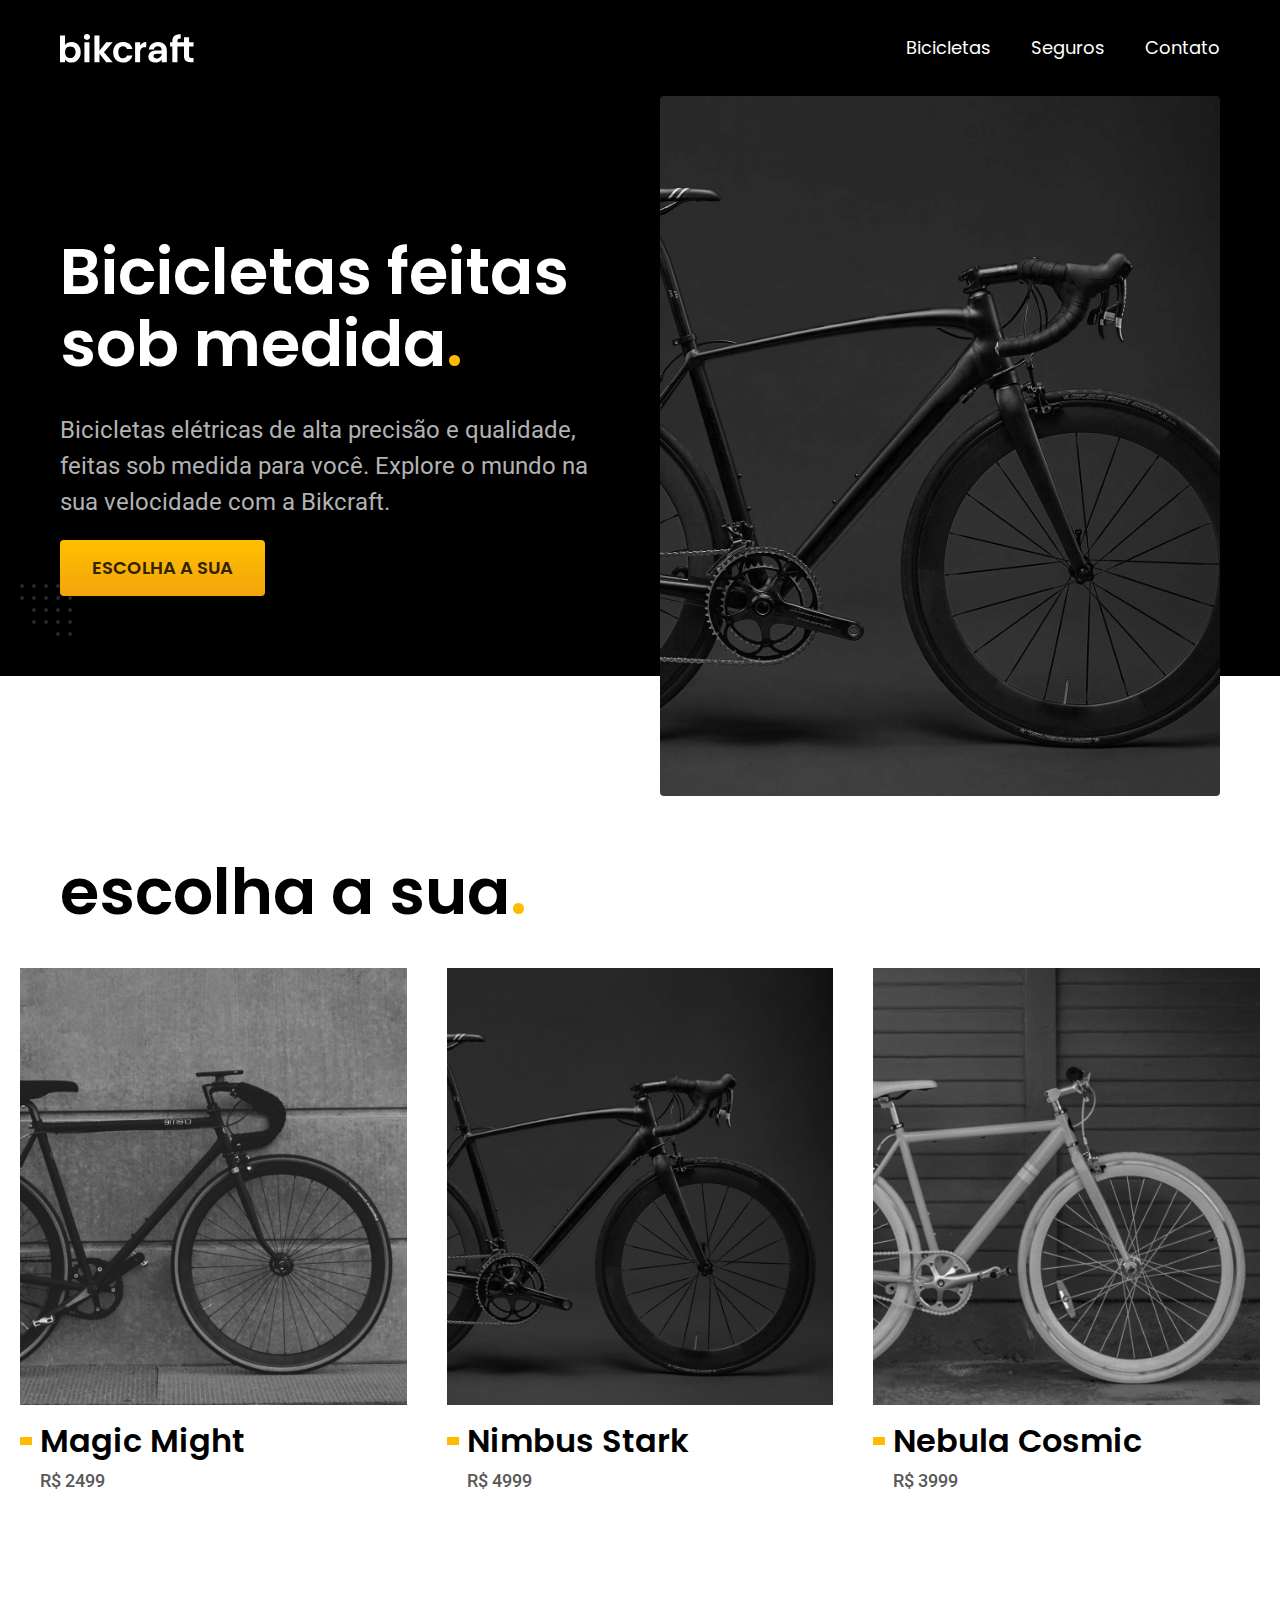
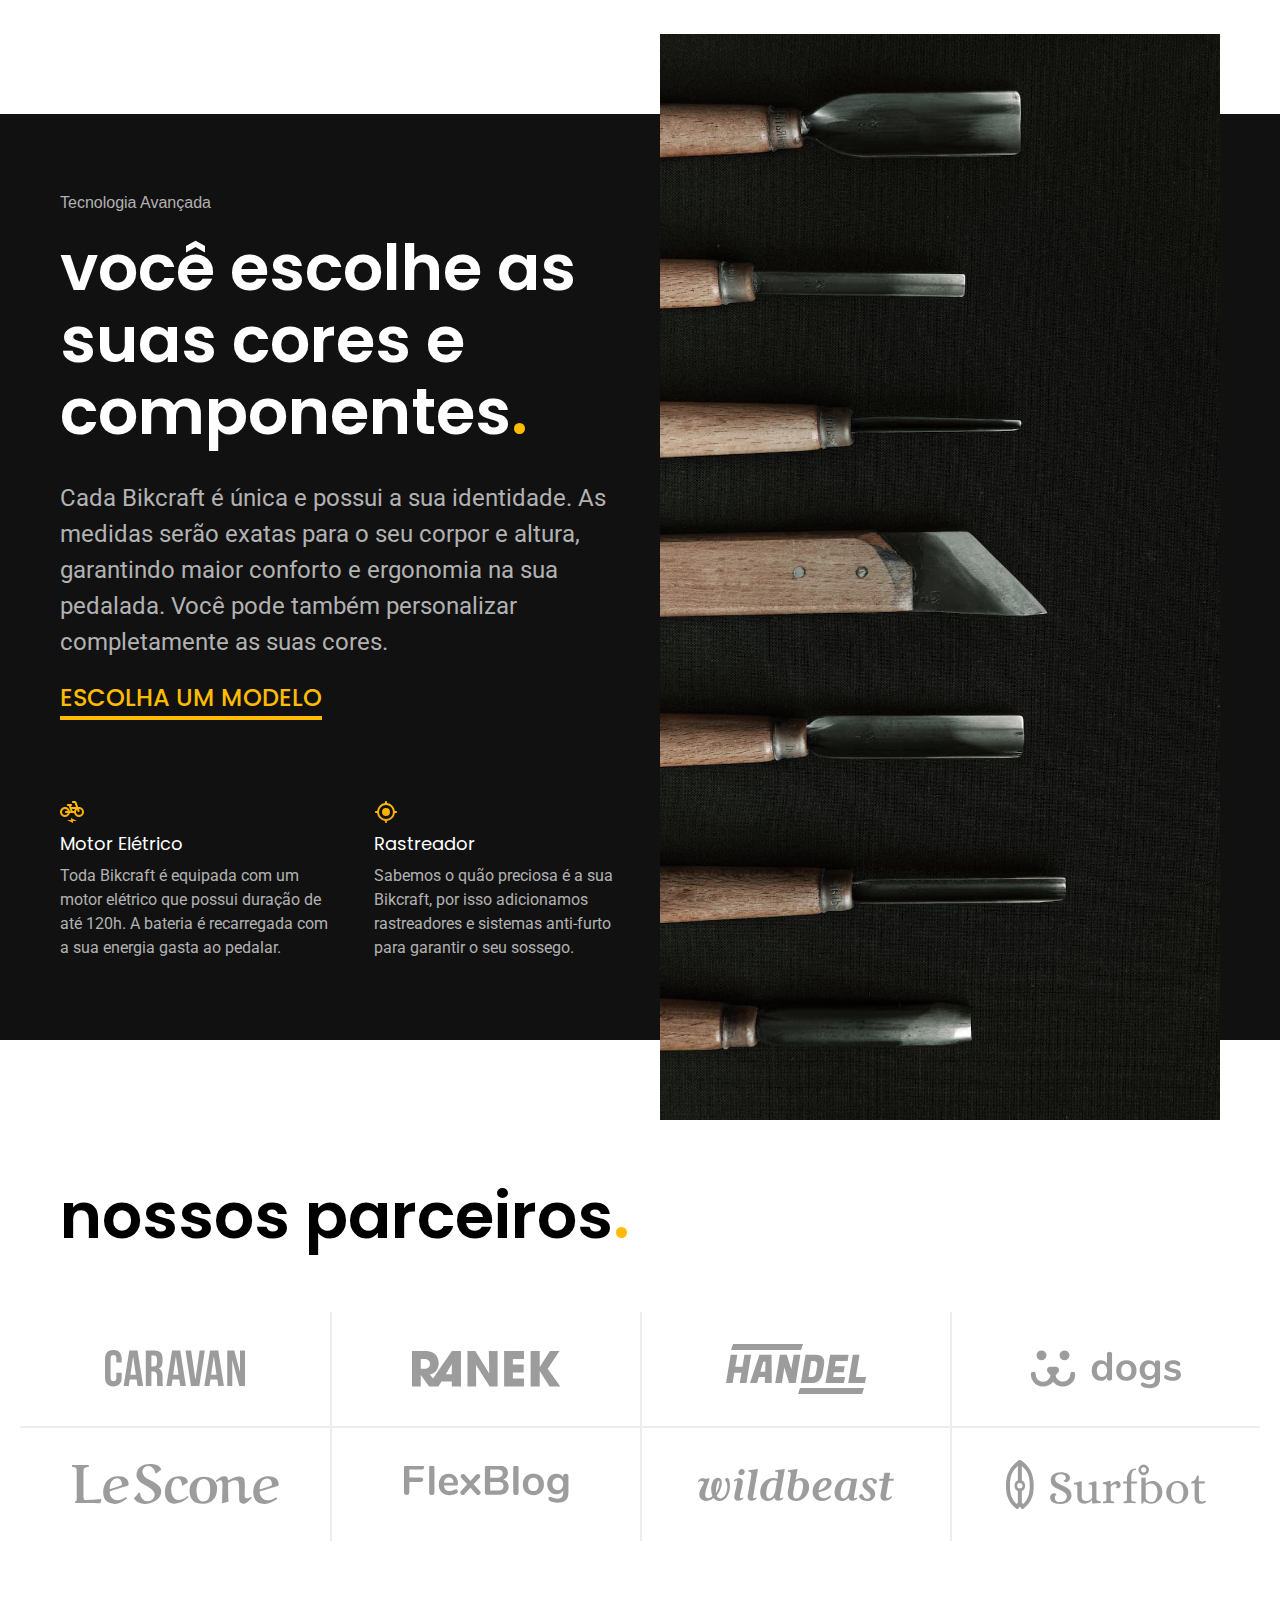
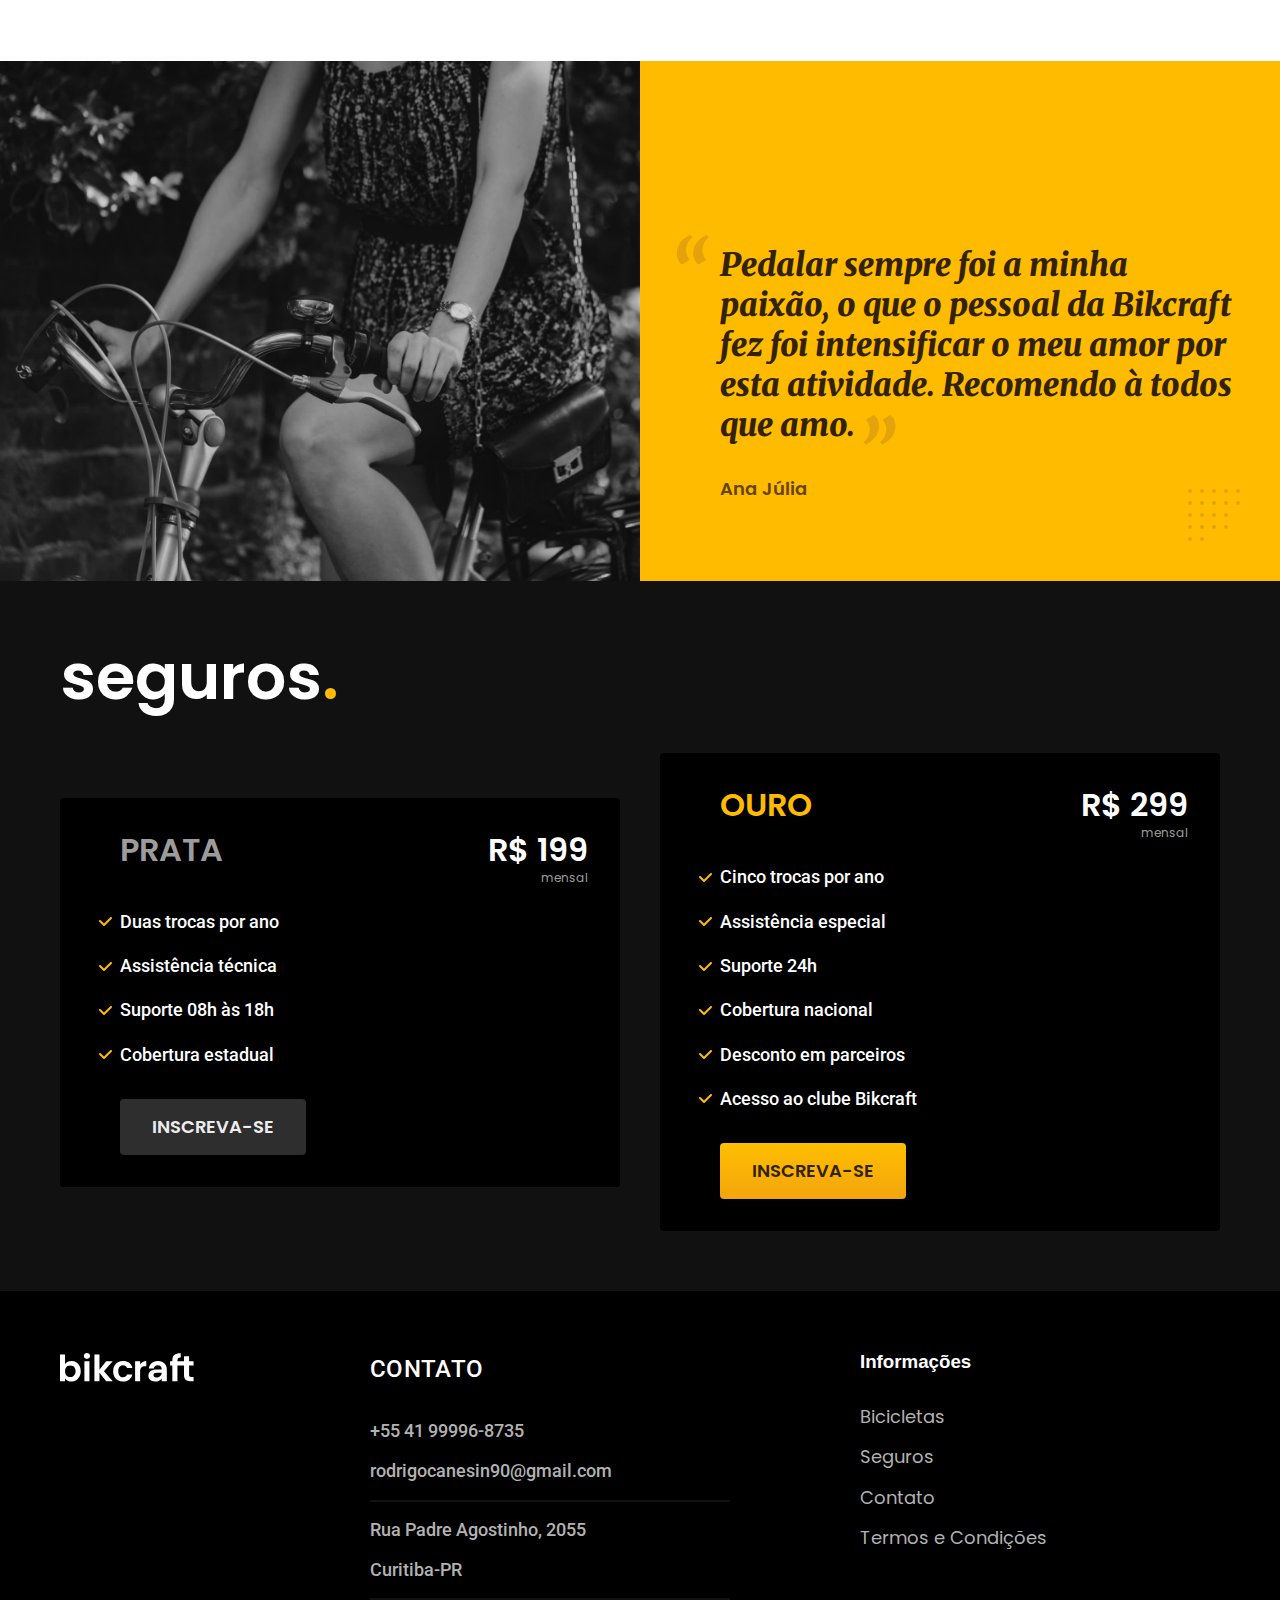
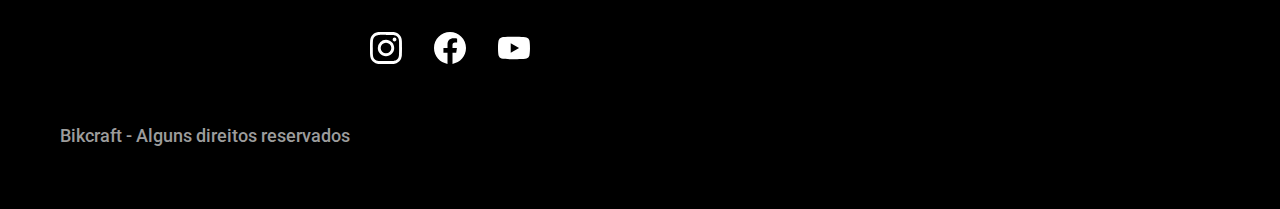
<file: index.html>
<!DOCTYPE html>
<html lang="pt-br">

<head>
  <meta charset="UTF-8">
  <meta http-equiv="X-UA-Compatible" content="IE=edge">
  <meta name="viewport" content="width=device-width, initial-scale=1.0">
  <title>Bikcraft - Bicicletas Elétricas</title>
  <meta name="description" content="Bicicletas elétricas de alta precisão e qualidade, feitas sob medida para você. Explore o mundo na sua velocidade com a Bikcraft.">

  <link rel="icon" href="./favicon.svg" type="image/svg+xml">
  <link rel="preload" href="./CSS/style.min.css" as="style">
  <link rel="stylesheet" type="text/css" href="./CSS/style.min.css">

  <link rel="preconnect" href="https://fonts.googleapis.com">
  <link rel="preconnect" href="https://fonts.gstatic.com" crossorigin>
  <link href="https://fonts.googleapis.com/css2?family=Merriweather:wght@900&family=Poppins:wght@400;600&family=Roboto:wght@400;500&display=swap" rel="stylesheet">

  <script>document.documentElement.classList.add('js')</script>
</head>

<body>
  <header class="header-bg">
    <div class="header container">
      <a href="index.html"><img src="./img/bikcraft.svg" width="136" height="32" alt="bikcraft"></a>
      <nav aria-label="primaria">
        <ul class="header-menu font-1-m cor-0">
          <li><a href="bicicletas.html">Bicicletas</a></li>
          <li><a href="seguros.html">Seguros</a></li>
          <li><a href="contato.html">Contato</a></li>
        </ul>
      </nav>
    </div>
  </header>

  <main class="introducao-bg">
    <div class="introducao container">
      <div class="introducao-conteudo">
        <h1 class="font-1-xxl cor-0 .fadeInDown" data-anime="200">Bicicletas feitas sob medida<span class="cor-p1">.</span></h1>
        <p class="font-2-l cor-5 .fadeInDown" data-anime="400">Bicicletas elétricas de alta precisão e qualidade, feitas sob medida para você. Explore o mundo na sua velocidade com a Bikcraft.</p>
        <a href="bicicletas.html" class="botao .fadeInDown" data-anime="600">Escolha a sua</a>
      </div>
      <picture class=".fadeInDown" data-anime="800">
        <source media="(max-width:800px)" srcset="./img/bicicletas/nimbus.jpg">
        <img src="./img/fotos/introducao.jpg" width="1200" height="1600" alt="bicicleta-eletrica-preta">
      </picture>
    </div>
  </main>

  <article class="bicicletas-lista">
    <h2 class="container font-1-xxl">escolha a sua<span class="cor-p1">.</span></h2>
    <ul>
      <li>
        <a href="./bicicletas/magic.html">
          <img src="./img/bicicletas/magic-home.jpg" width="920" height="1040" alt="Bicicleta preta">
          <h3 class="font-1-xl">Magic Might</h3>
          <span class="font-2-m cor-8">R$ 2499</span>
        </a>
      </li>
      <li>
        <a href="./bicicletas/nimbus.html">
          <img src="./img/bicicletas/nimbus-home.jpg" width="920" height="1040" alt="Bicicleta preta">
          <h3 class="font-1-xl">Nimbus Stark</h3>
          <span class="font-2-m cor-8">R$ 4999</span>
        </a>
      </li>
      <li>
        <a href="./bicicletas/nebula.html">
          <img src="./img/bicicletas/nebula-home.jpg" width="920" height="1040" alt="Bicicleta preta">
          <h3 class="font-1-xl">Nebula Cosmic</h3>
          <span class="font-2-m cor-8">R$ 3999</span>
        </a>
      </li>
    </ul>
  </article>

  <article class="tecnologia-bg">
    <div class="tecnologia container">
      <div class="tecnologia-conteudo">
        <span class="font-2-1-b cor-5">Tecnologia Avançada</span>
        <h2 class="font-1-xxl cor-0">você escolhe as suas cores e componentes<span class="cor-p1">.</span></h2>
        <p class="font-2-l cor-5">Cada Bikcraft é única e possui a sua identidade. As medidas serão exatas para o seu corpor e altura, garantindo maior conforto e ergonomia na sua pedalada. Você pode também personalizar completamente as suas cores.</p>
        <a class="link" href="bicicletas.html">Escolha um modelo</a>

        <div class="tecnologia-vantagens">
          <div>
            <img src="./img/icones/eletrica.svg" width="24" height="24" alt="">
            <h3 class="font-1-m cor-0">Motor Elétrico</h3>
            <p class="font-2-s cor-5">Toda Bikcraft é equipada com um motor elétrico que possui duração de até 120h. A bateria é recarregada com a sua energia gasta ao pedalar.</p>
          </div>
          <div>
            <img src="./img/icones/rastreador.svg" width="24" height="24" alt="">
            <h3 class="font-1-m cor-0">Rastreador</h3>
            <p class="font-2-s cor-5">Sabemos o quão preciosa é a sua Bikcraft, por isso adicionamos rastreadores e sistemas anti-furto para garantir o seu sossego.</p>
          </div>
        </div>
      </div>
      <div class="tecnologia-imagem">
        <img src="./img/fotos/tecnologia.jpg" width="1200" height="1920" alt="">
      </div>
    </div>
  </article>

  <section class="parceiros" aria-label="Nossos Parceiros">
    <h2 class="container font-1-xxl">nossos parceiros<span class="cor-p1">.</span></h2>

    <ul>
      <li><img src="./img/parceiros/caravan.svg" alt="Caravan" width="140" height="38"></li>
      <li><img src="./img/parceiros/ranek.svg" alt="Ranek" width="149" height="36"></li>
      <li><img src="./img/parceiros/handel.svg" alt="Handel" width="140" height="50"></li>
      <li><img src="./img/parceiros/dogs.svg" alt="Dogs" width="152" height="39"></li>
      <li><img src="./img/parceiros/lescone.svg" alt="LeScone" width="208" height="41"></li>
      <li><img src="./img/parceiros/flexblog.svg" alt="FlexBlog" width="165" height="38"></li>
      <li><img src="./img/parceiros/wildbeast.svg" alt="Wildbeast" width="196" height="34"></li>
      <li><img src="./img/parceiros/surfbot.svg" alt="Surfbot" width="200" height="49"></li>
    </ul>
  </section>

  <section class="depoimento" aria-label="depoimento">
    <div>
      <img src="./img/fotos/depoimento.jpg" width="1560" height="1360" alt="Pessoa pedalando uma bicicleta Bikcraft">
    </div>
    <div class="depoimento-conteudo">
      <blockquote class="font-1-xl cor-p5">
        <p>Pedalar sempre foi a minha paixão, o que o pessoal da Bikcraft fez foi intensificar o meu amor por esta atividade. Recomendo à todos que amo.</p>
      </blockquote>
      <span class="font-1-m-b cor-p4">Ana Júlia</span>
    </div>
  </section>

  <article class="seguros-bg">
    <div class="seguros container">
      <h2 class="font-1-xxl cor-0">seguros<span class="cor-p1">.</span></h2>
      <div class="seguros-item">
        <h3 class="font-1-xl cor-6">PRATA</h3>
        <span class="font-1-xl cor-0">R$ 199 <span class="font-1-xs cor-6">mensal</span></span>
        <ul class="font-2-m cor-0">
          <li>Duas trocas por ano</li>
          <li>Assistência técnica</li>
          <li>Suporte 08h às 18h</li>
          <li>Cobertura estadual</li>
        </ul>
        <a class="botao secundario" href="./orcamento.html?tipo=seguro&produto=prata">Inscreva-se</a>
      </div>
      <div class="seguros-item">
        <h3 class="font-1-xl cor-p1">OURO</h3>
        <span class="font-1-xl cor-0">R$ 299 <span class="font-1-xs cor-6">mensal</span></span>
        <ul class="font-2-m cor-0">
          <li>Cinco trocas por ano</li>
          <li>Assistência especial</li>
          <li>Suporte 24h</li>
          <li>Cobertura nacional</li>
          <li>Desconto em parceiros</li>
          <li>Acesso ao clube Bikcraft</li>
        </ul>
        <a class="botao" href="./orcamento.html?tipo=seguro&produto=ouro">Inscreva-se</a>

      </div>
    </div>
  </article>

  <footer class="footer-bg">
    <div class="footer container">
      <img src="./img/bikcraft.svg" width="136" height="32" alt="Bikcraft">
      <div class="footer-contato">
        <h3 class="font-2-l-b cor-0">Contato</h3>
        <ul class="font-2-m cor-5">
          <li> <a href="tel:+5541999968735">+55 41 99996-8735</a></li>
          <li> <a href="mailto:rodrigocanesin90@gmail.com">rodrigocanesin90@gmail.com</a></li>
          <li> Rua Padre Agostinho, 2055</li>
          <li>Curitiba-PR</li>
        </ul>
        <div class="footer-redes">
          <a>
            <img src="./img/redes/instagram.svg" width="32" height="32" alt="Instagram">
          </a>
          <a>
            <img src="./img/redes/facebook.svg" width="32" height="32" alt="Facebook">
          </a>
          <a>
            <img src="./img/redes/youtube.svg" width="32" height="32" alt="Youtube">
          </a>
        </div>
      </div>
      <div class="footer-informacoes">
        <h3 class="font-2-l-b- cor-0">Informações</h3>
        <nav>
          <ul class="font-1-m cor-5">
            <li><a href="bicicletas.html">Bicicletas</a></li>
            <li><a href="seguros.html">Seguros</a></li>
            <li><a href="contato.html">Contato</a></li>
            <li><a href="termos.html">Termos e Condições</a></li>
          </ul>
        </nav>
      </div>
      <p class="footer-copy font-2-m cor-6">Bikcraft - Alguns direitos reservados</p>
    </div>

  </footer>
  <script src="./js/plugins/simple-anime.js"></script>
  <script src="./js/script.js"></script>
</body>

</html>
</file>
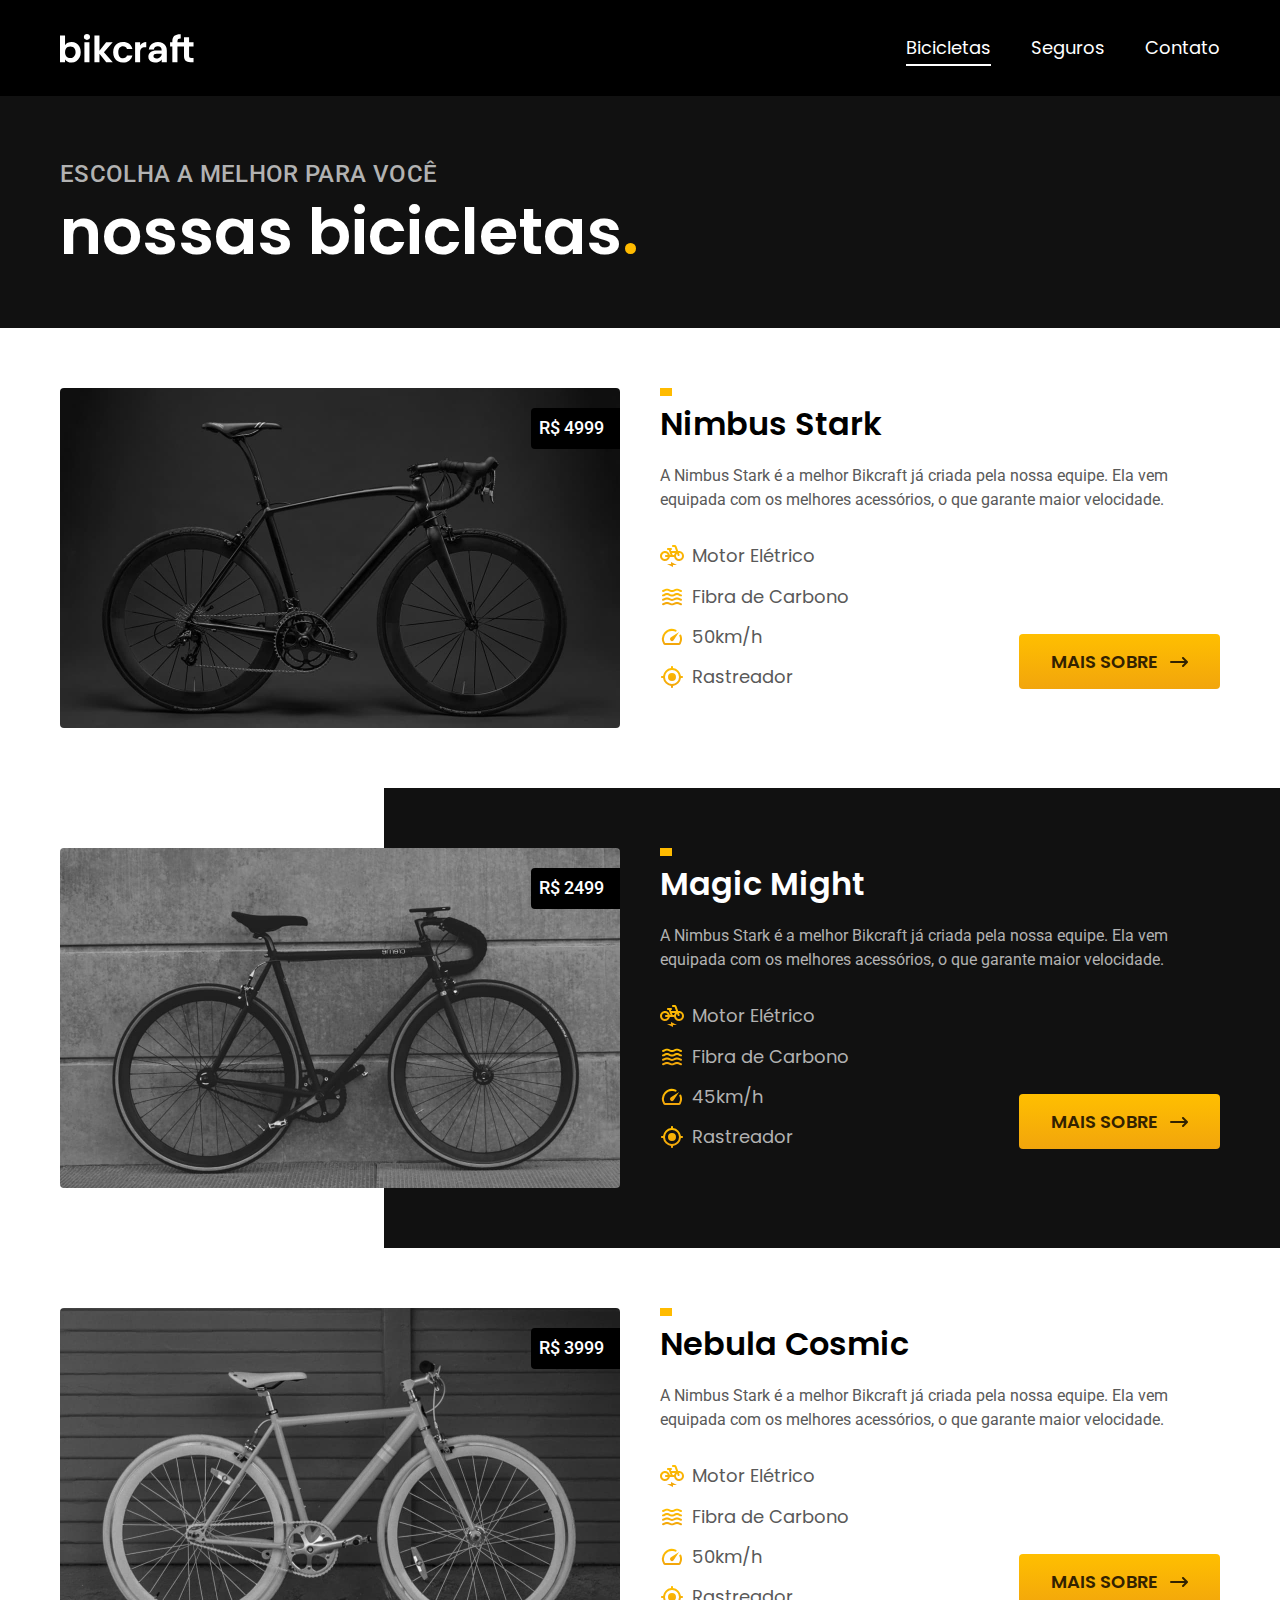
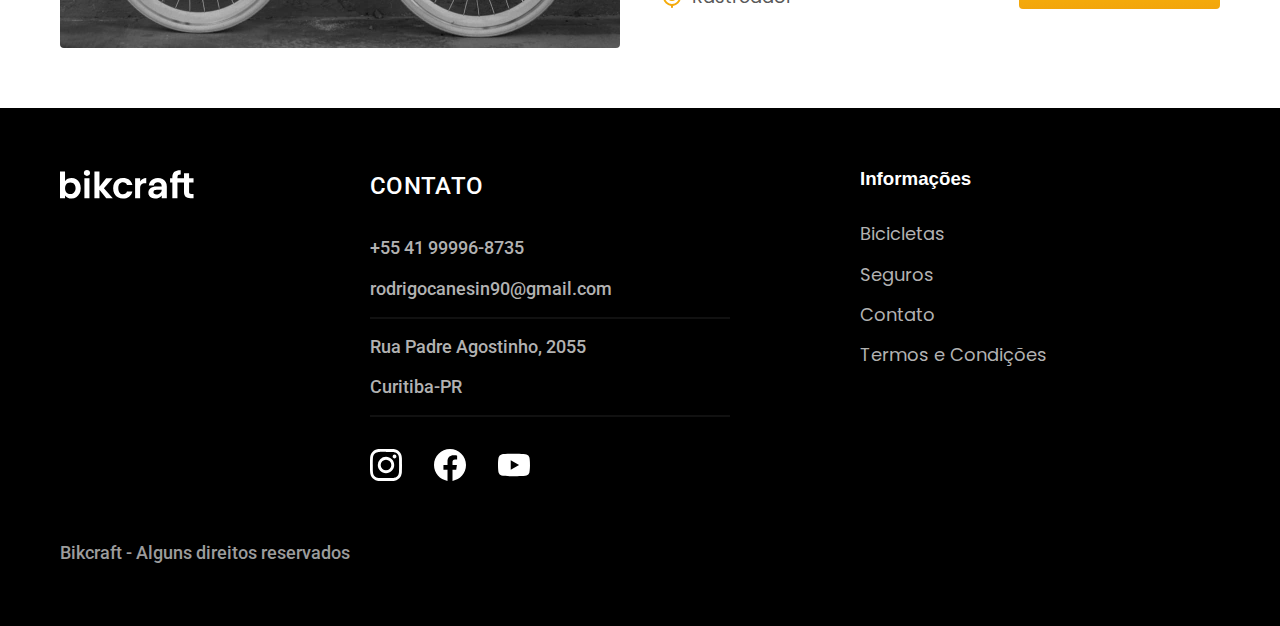
<file: bicicletas.html>
<!DOCTYPE html>
<html lang="en">

<head>
  <meta charset="UTF-8">
  <meta http-equiv="X-UA-Compatible" content="IE=edge">
  <meta name="viewport" content="width=device-width, initial-scale=1.0">
  <title>Bicicletas | Bikcraft</title>
  <meta name="description" content="Modelos Bikcraft">
  <link rel="preload" href="./CSS/style.css" as="style">
  <link rel="stylesheet" type="text/css" href="./CSS/style.css">

  <link rel="preconnect" href="https://fonts.googleapis.com">
  <link rel="preconnect" href="https://fonts.gstatic.com" crossorigin>
  <link href="https://fonts.googleapis.com/css2?family=Merriweather:wght@900&family=Poppins:wght@400;600&family=Roboto:wght@400;500&display=swap" rel="stylesheet">

  <script>document.documentElement.classList.add('js')</script>
</head>

<body id="bicicletas">
  <header class="header-bg">
    <div class="header container">
      <a href="index.html"><img src="./img/bikcraft.svg" alt="bikcraft"></a>
      <nav aria-label="primaria">
        <ul class="header-menu font-1-m cor-0">
          <li><a href="bicicletas.html">Bicicletas</a></li>
          <li><a href="seguros.html">Seguros</a></li>
          <li><a href="contato.html">Contato</a></li>
        </ul>
      </nav>
    </div>
  </header>

  <main>
    <div class="titulo-bg">
      <div class="titulo container">
        <p class="font-2-l-b cor-5">Escolha a melhor para você</p>
        <h1 class="font-1-xxl cor-0">nossas bicicletas<span class="cor-p1">.</span></h1>
      </div>
    </div>


    <div class="bicicletas container">
      <div class="bicicletas-imagem">
        <img src="./img/bicicletas/nimbus.jpg" alt="bicicleta preta">
        <span class="font-2-m cor-0">R$ 4999</span>
      </div>
      <div class="bicicletas-conteudo">
        <h2 class="font-1-xl">Nimbus Stark</h2>
        <p class="font-2-s cor-8">A Nimbus Stark é a melhor Bikcraft já criada pela nossa equipe. Ela vem equipada com os melhores acessórios, o que garante maior velocidade.</p>
        <ul class="font-1-m cor-8">
          <li>
            <img src="./img/icones/eletrica.svg" alt="">
            Motor Elétrico
          </li>
          <li>
            <img src="./img/icones/carbono.svg" alt="">
            Fibra de Carbono
          </li>
          <li>
            <img src="./img/icones/velocidade.svg" alt="">
            50km/h
          </li>
          <li>
            <img src="./img/icones/rastreador.svg" alt="">
            Rastreador
          </li>
        </ul>
        <a class="botao seta" href="./bicicletas/nimbus.html">MAIS SOBRE</a>
      </div>
    </div>

    <div class="bicicletas-bg">
      <div class="bicicletas container">
        <div class="bicicletas-imagem">
          <img src="./img/bicicletas/magic.jpg" alt="bicicleta preta">
          <span class="font-2-m cor-0">R$ 2499</span>
        </div>
        <div class="bicicletas-conteudo">
          <h2 class="font-1-xl cor-0">Magic Might</h2>
          <p class="font-2-s cor-5">A Nimbus Stark é a melhor Bikcraft já criada pela nossa equipe. Ela vem equipada com os melhores acessórios, o que garante maior velocidade.</p>
          <ul class="font-1-m cor-5">
            <li>
              <img src="./img/icones/eletrica.svg" alt="">
              Motor Elétrico
            </li>
            <li>
              <img src="./img/icones/carbono.svg" alt="">
              Fibra de Carbono
            </li>
            <li>
              <img src="./img/icones/velocidade.svg" alt="">
              45km/h
            </li>
            <li>
              <img src="./img/icones/rastreador.svg" alt="">
              Rastreador
            </li>
          </ul>
          <a class="botao seta" href="./bicicletas/magic.html">MAIS SOBRE</a>
        </div>
      </div>
    </div>

    <div class="bicicletas container">
      <div class="bicicletas-imagem">
        <img src="./img/bicicletas/nebula.jpg" alt="bicicleta preta">
        <span class="font-2-m cor-0">R$ 3999</span>
      </div>
      <div class="bicicletas-conteudo">
        <h2 class="font-1-xl">Nebula Cosmic</h2>
        <p class="font-2-s cor-8">A Nimbus Stark é a melhor Bikcraft já criada pela nossa equipe. Ela vem equipada com os melhores acessórios, o que garante maior velocidade.</p>
        <ul class="font-1-m cor-8">
          <li>
            <img src="./img/icones/eletrica.svg" alt="">
            Motor Elétrico
          </li>
          <li>
            <img src="./img/icones/carbono.svg" alt="">
            Fibra de Carbono
          </li>
          <li>
            <img src="./img/icones/velocidade.svg" alt="">
            50km/h
          </li>
          <li>
            <img src="./img/icones/rastreador.svg" alt="">
            Rastreador
          </li>
        </ul>
        <a class="botao seta" href="./bicicletas/nebula.html">MAIS SOBRE</a>
      </div>
    </div>


  </main>

  <footer class="footer-bg">
    <div class="footer container">
      <img src="./img/bikcraft.svg" alt="Bikcraft">
      <div class="footer-contato">
        <h3 class="font-2-l-b cor-0">Contato</h3>
        <ul class="font-2-m cor-5">
          <li> <a href="tel:+5541999968735">+55 41 99996-8735</a></li>
          <li> <a href="mailto:rodrigocanesin90@gmail.com">rodrigocanesin90@gmail.com</a></li>
          <li> Rua Padre Agostinho, 2055</li>
          <li>Curitiba-PR</li>
        </ul>
        <div class="footer-redes">
          <a>
            <img src="./img/redes/instagram.svg" alt="Instagram">
          </a>
          <a>
            <img src="./img/redes/facebook.svg" alt="Facebook">
          </a>
          <a>
            <img src="./img/redes/youtube.svg" alt="Youtube">
          </a>
        </div>
      </div>
      <div class="footer-informacoes">
        <h3 class="font-2-l-b- cor-0">Informações</h3>
        <nav>
          <ul class="font-1-m cor-5">
            <li><a href="bicicletas.html">Bicicletas</a></li>
            <li><a href="seguros.html">Seguros</a></li>
            <li><a href="contato.html">Contato</a></li>
            <li><a href="termos.html">Termos e Condições</a></li>
          </ul>
        </nav>
      </div>
      <p class="footer-copy font-2-m cor-6">Bikcraft - Alguns direitos reservados</p>
    </div>

  </footer>

  <script src="./js/script.js"></script>
</body>
</file>
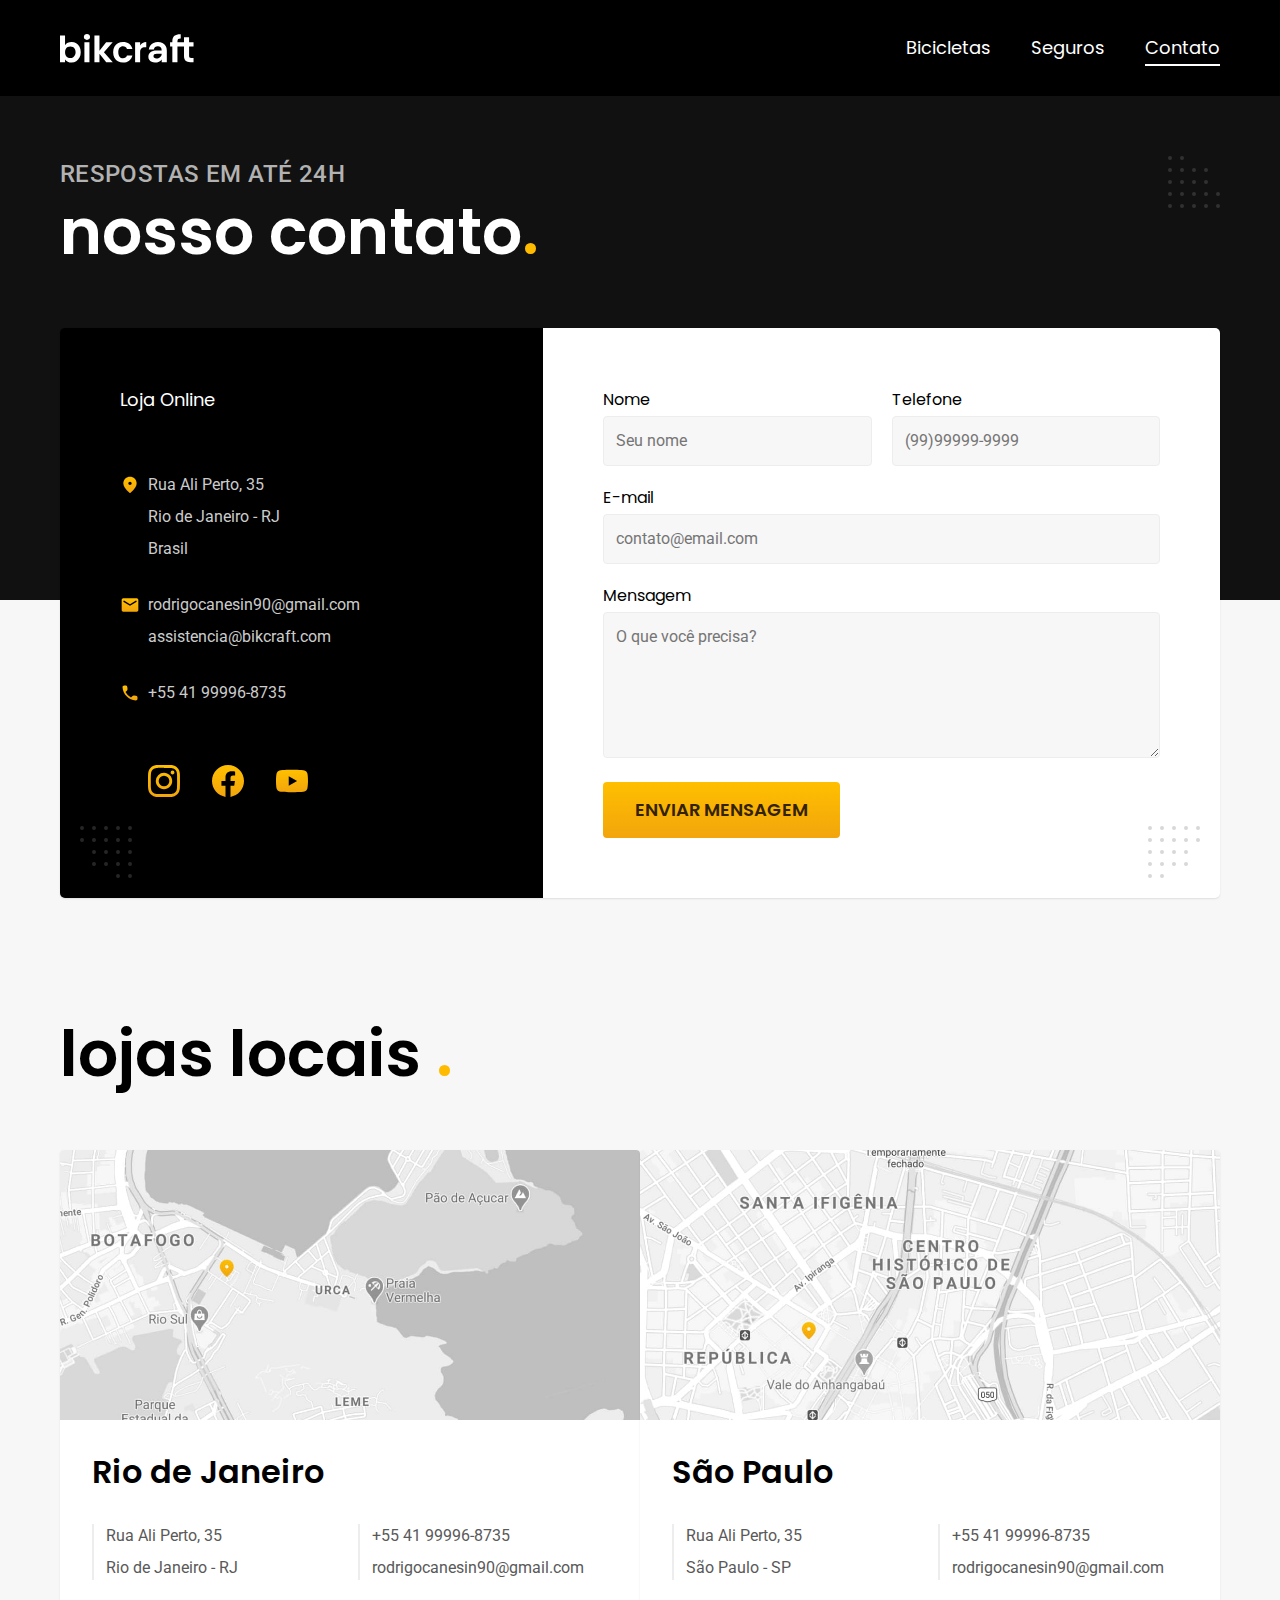
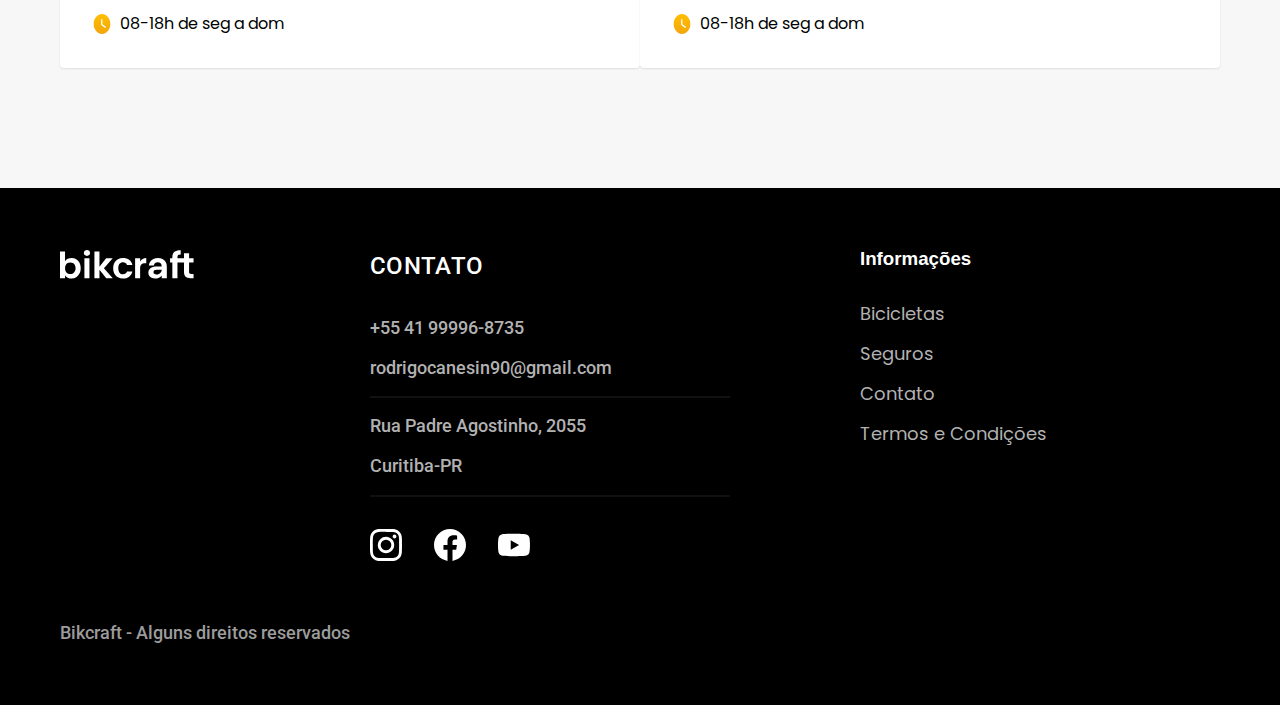
<file: contato.html>
<!DOCTYPE html>
<html lang="en">

<head>
  <meta charset="UTF-8">
  <meta http-equiv="X-UA-Compatible" content="IE=edge">
  <meta name="viewport" content="width=device-width, initial-scale=1.0">
  <title>Contato | Bikcraft</title>
  <meta name="description" content="Entre em contato.">
  <link rel="icon" href="./favicon.svg" type="image/svg+xml">
  <link rel="preload" href="./CSS/style.min.css" as="style">
  <link rel="stylesheet" type="text/css" href="./CSS/style.min.css">

  <link rel="preconnect" href="https://fonts.googleapis.com">
  <link rel="preconnect" href="https://fonts.gstatic.com" crossorigin>
  <link href="https://fonts.googleapis.com/css2?family=Merriweather:wght@900&family=Poppins:wght@400;600&family=Roboto:wght@400;500&display=swap" rel="stylesheet">
  <script>document.documentElement.classList.add('js')</script>
</head>

<body id="contato">
  <header class="header-bg">
    <div class="header container">
      <a href="index.html"><img src="./img/bikcraft.svg" alt="bikcraft"></a>
      <nav aria-label="primaria">
        <ul class="header-menu font-1-m cor-0">
          <li><a href="bicicletas.html">Bicicletas</a></li>
          <li><a href="seguros.html">Seguros</a></li>
          <li><a href="contato.html">Contato</a></li>
        </ul>
      </nav>
    </div>
  </header>

  <main>
    <div class="titulo-bg">
      <div class="titulo container">
        <p class="font-2-l-b cor-5">Respostas em até 24h</p>
        <h1 class="font-1-xxl cor-0">nosso contato<span class="cor-p1">.</span></h1>
      </div>
    </div>

    <div class="contato container">
      <section class="contato-dados" aria-label="Endereço">
        <h2 class="font-1-m cor-0">Loja Online</h2>
        <div class="contato-endereco font-2-s cor-4">
          <p>Rua Ali Perto, 35</p>
          <p>Rio de Janeiro - RJ</p>
          <p>Brasil</p>
        </div>
        <address class="contato-meios font-2-s cor-4">
          <a href="mailto:rodrigocanesin90@gmail.com">rodrigocanesin90@gmail.com</a>
          <a href="mailto:assistencia@bikcraft.com">assistencia@bikcraft.com</a>
          <a href="tel:+5541999968735">+55 41 99996-8735</a>
        </address>
        <div class="contato-redes">
          <a>
            <img src="./img/redes/instagram-p.svg" alt="Instagram">
          </a>
          <a>
            <img src="./img/redes/facebook-p.svg" alt="Facebook">
          </a>
          <a>
            <img src="./img/redes/youtube-p.svg" alt="Youtube">
          </a>
        </div>
      </section>
      <section class="contato-formulario" aria-label="Formulário">
        <form class="form" action=".enviar.php" method="post">
          <div>
            <label for="nome">Nome</label>
            <input type="text" id="nome" name="nome" placeholder="Seu nome">
          </div>
          <div>
            <label for="telefone">Telefone</label>
            <input type="text" id="nome" name="nome" placeholder="(99)99999-9999">
          </div>
          <div class="col-2">
            <label for="email">E-mail</label>
            <input type="email" id="nome" name="nome" placeholder="contato@email.com">
          </div>
          <div class="col-2">
            <label for="mensagem">Mensagem</label>
            <textarea rows="5" id="nome" name="nome" placeholder="O que você precisa?"></textarea>
          </div>
          <button class="botao col-2">Enviar mensagem</button>
        </form>
      </section>
    </div>
  </main>

  <article class="lojas container">
    <h2 class="font-1-xxl">lojas locais <span class="cor-p1">.</span></h2>

    <div class="lojas-item">
      <img src="./img/lojas/rj.jpg" alt="Mapa marcando o endereço da loja no Rio de Janeiro">
      <div class="lojas-conteudo">
        <h3 class="font-1-xl">Rio de Janeiro</h3>
        <div class="lojas-dados font-2-s cor-8">
          <p>Rua Ali Perto, 35</p>
          <p>Rio de Janeiro - RJ</p>
        </div>
        <div class="lojas-dados font-2-s cor-8">
          <a href="tel:+5541999968735">+55 41 99996-8735</a>
          <a href="mailto:rodrigocanesin90@gmail.com">rodrigocanesin90@gmail.com</a>
        </div>
        <p class="lojas-tempo font-1-s"><img src="./img/icones/horario.svg">08-18h de seg a dom</p>
      </div>
    </div>

    <div class="lojas-item">
      <img src="./img/lojas/sp.jpg" alt="Mapa marcando o endereço da loja em São Paulo">
      <div class="lojas-conteudo">
        <h3 class="font-1-xl">São Paulo</h3>
        <div class="lojas-dados font-2-s cor-8">
          <p>Rua Ali Perto, 35</p>
          <p>São Paulo - SP</p>
        </div>
        <div class="lojas-dados font-2-s cor-8">
          <a href="tel:+5541999968735">+55 41 99996-8735</a>
          <a href="mailto:rodrigocanesin90@gmail.com">rodrigocanesin90@gmail.com</a>
        </div>
        <p class="lojas-tempo font-1-s"><img src="./img/icones/horario.svg">08-18h de seg a dom</p>
      </div>
    </div>
  </article>

  <footer class="footer-bg">
    <div class="footer container">
      <img src="./img/bikcraft.svg" alt="Bikcraft">
      <div class="footer-contato">
        <h3 class="font-2-l-b cor-0">Contato</h3>
        <ul class="font-2-m cor-5">
          <li> <a href="tel:+5541999968735">+55 41 99996-8735</a></li>
          <li> <a href="mailto:rodrigocanesin90@gmail.com">rodrigocanesin90@gmail.com</a></li>
          <li> Rua Padre Agostinho, 2055</li>
          <li>Curitiba-PR</li>
        </ul>
        <div class="footer-redes">
          <a>
            <img src="./img/redes/instagram.svg" alt="Instagram">
          </a>
          <a>
            <img src="./img/redes/facebook.svg" alt="Facebook">
          </a>
          <a>
            <img src="./img/redes/youtube.svg" alt="Youtube">
          </a>
        </div>
      </div>
      <div class="footer-informacoes">
        <h3 class="font-2-l-b- cor-0">Informações</h3>
        <nav>
          <ul class="font-1-m cor-5">
            <li><a href="bicicletas.html">Bicicletas</a></li>
            <li><a href="seguros.html">Seguros</a></li>
            <li><a href="contato.html">Contato</a></li>
            <li><a href="termos.html">Termos e Condições</a></li>
          </ul>
        </nav>
      </div>
      <p class="footer-copy font-2-m cor-6">Bikcraft - Alguns direitos reservados</p>
    </div>

  </footer>

  <script src="./js/script.js"></script>
</body>
</file>
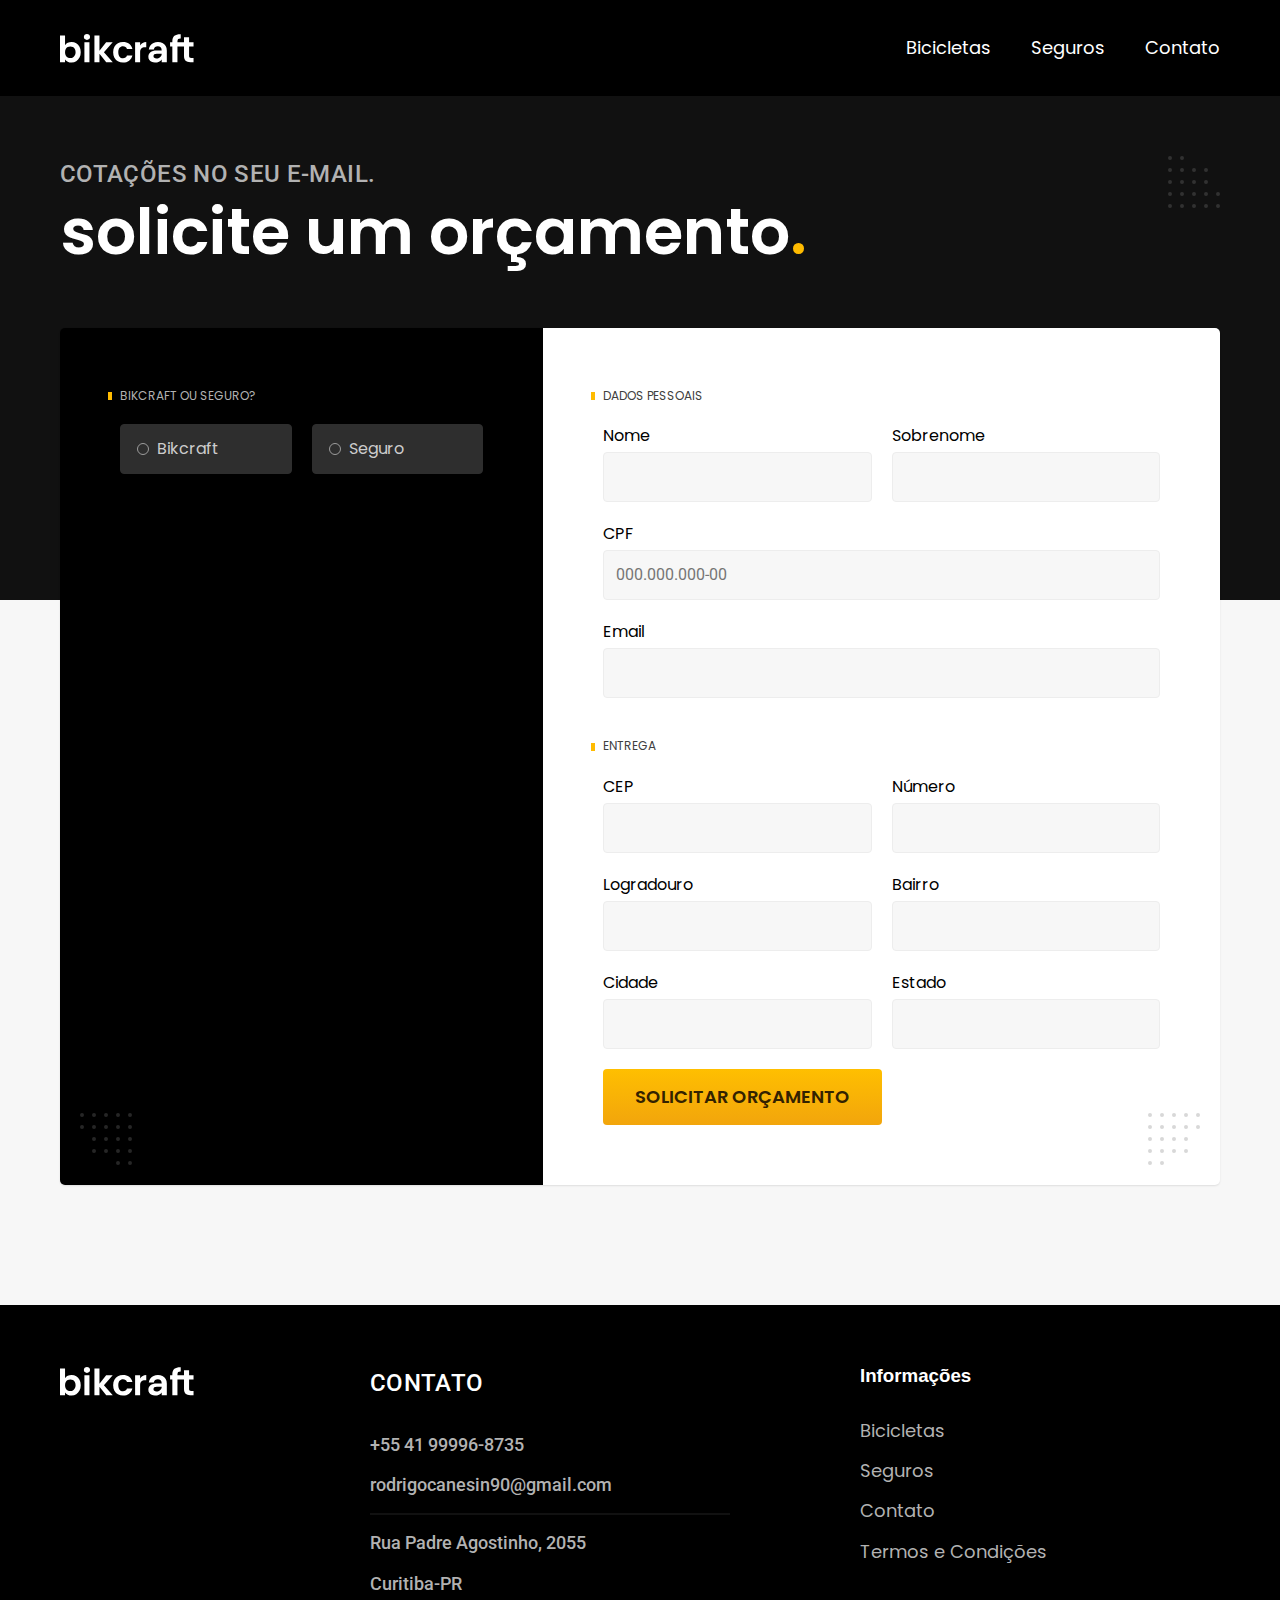
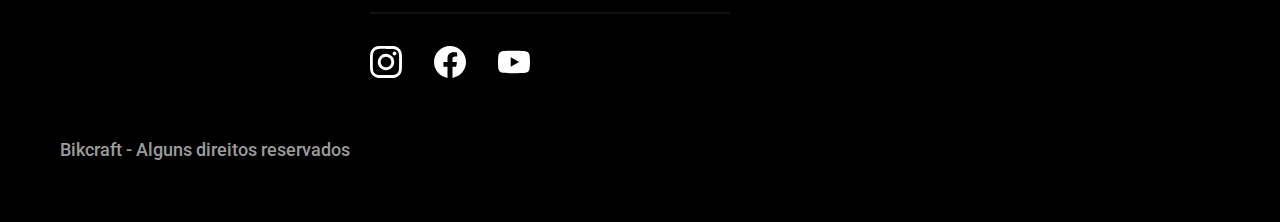
<file: orcamento.html>
<!DOCTYPE html>
<html lang="en">

<head>
  <meta charset="UTF-8">
  <meta http-equiv="X-UA-Compatible" content="IE=edge">
  <meta name="viewport" content="width=device-width, initial-scale=1.0">
  <title>Orçamento | Bikcraft</title>
  <meta name="description" content="Orçamento.">
  <link rel="icon" href="./favicon.svg" type="image/svg+xml">
  <link rel="preload" href="./CSS/style.min.css" as="style">
  <link rel="stylesheet" type="text/css" href="./CSS/style.min.css">

  <link rel="preconnect" href="https://fonts.googleapis.com">
  <link rel="preconnect" href="https://fonts.gstatic.com" crossorigin>
  <link href="https://fonts.googleapis.com/css2?family=Merriweather:wght@900&family=Poppins:wght@400;600&family=Roboto:wght@400;500&display=swap" rel="stylesheet">

  <script>document.documentElement.classList.add('js')</script>
</head>

<body id="orcamento">
  <header class="header-bg">
    <div class="header container">
      <a href="index.html"><img src="./img/bikcraft.svg" alt="bikcraft"></a>
      <nav aria-label="primaria">
        <ul class="header-menu font-1-m cor-0">
          <li><a href="bicicletas.html">Bicicletas</a></li>
          <li><a href="seguros.html">Seguros</a></li>
          <li><a href="contato.html">Contato</a></li>
        </ul>
      </nav>
    </div>
  </header>

  <main>
    <div class="titulo-bg">
      <div class="titulo container">
        <p class="font-2-l-b cor-5">Cotações no seu e-mail.</p>
        <h1 class="font-1-xxl cor-0">solicite um orçamento<span class="cor-p1">.</span></h1>
      </div>
    </div>

    <form class="orcamento container" action=".enviar.php" method="post">
      <div class="orcamento-produto">
        <h2 class="font-1-xs cor-5">Bikcraft ou Seguro?</h2>

        <input type="radio" name="tipo" value="bikcraft" id="bikcraft">
        <label for="bikcraft">Bikcraft</label>
        <input type="radio" name="tipo" value="seguro" id="seguro">
        <label for="seguro">Seguro</label>

        <div class="orcamento-conteudo" id="orcamento-bikcraft">
          <h2 class="font-1-xs cor-5">Escolha a sua</h2>

          <input type="radio" name="produto" value="nimbus" id="nimbus">
          <label for="nimbus">Nimbus Stark <span>R$ 4999</span></label>
          <div class="orcamento-detalhes">
            <ul class="font-1-x-s cor-8">
              <li><img src="./img/icones/eletrica.svg" alt="">Motor Elétrico</li>
              <li><img src="./img/icones/carbono.svg" alt="">Fibra de Carbono</li>
              <li><img src="./img/icones/velocidade.svg" alt="">50km/h</li>
              <li><img src="./img/icones/rastreador.svg" alt="">Rastreador</li>
            </ul>
            <img src="./img/bicicletas/nimbus.jpg" alt="Bicicleta preta">
          </div>

          <input type="radio" name="produto" value="magic" id="magic">
          <label for="magic">Magic Might <span>R$ 2499</span></label>
          <div class="orcamento-detalhes">
            <ul class="font-1-x-s cor-8">
              <li><img src="./img/icones/eletrica.svg" alt="">Motor Elétrico</li>
              <li><img src="./img/icones/carbono.svg" alt="">Fibra de Carbono</li>
              <li><img src="./img/icones/velocidade.svg" alt="">45km/h</li>
              <li><img src="./img/icones/rastreador.svg" alt="">Rastreador</li>
            </ul>
            <img src="./img/bicicletas/magic.jpg" alt="Bicicleta preta">
          </div>

          <input type="radio" name="produto" value="nebula" id="nebula">
          <label for="nebula">Nebula Cosmic <span>R$ 3999</span></label>
          <div class="orcamento-detalhes">
            <ul class="font-1-x-s cor-8">
              <li><img src="./img/icones/eletrica.svg" alt="">Motor Elétrico</li>
              <li><img src="./img/icones/carbono.svg" alt="">Fibra de Carbono</li>
              <li><img src="./img/icones/velocidade.svg" alt="">40km/h</li>
              <li><img src="./img/icones/rastreador.svg" alt="">Rastreador</li>
            </ul>
            <img src="./img/bicicletas/nebula.jpg" alt="Bicicleta preta">
          </div>
        </div>

        <div class="orcamento-conteudo" id="orcamento-seguro">
          <h2 class="font-1-xs cor-5">Escolha o plano</h2>

          <input type="radio" name="produto" value="prata" id="prata">
          <label for="prata">Prata<span>R$ 199</span></label>

          <input type="radio" name="produto" value="ouro" id="ouro">
          <label for="ouro">Ouro<span>R$ 299</span></label>
        </div>
      </div>

      <div class="orcamento-dados form">
        <h2 class="font-1-xs cor-9 col-2"> dados pessoais</h2>
        <div>
          <label for="nome">Nome</label>
          <input type="text" id="nome" name="nome">
        </div>
        <div>
          <label for="sobrenome">Sobrenome</label>
          <input type="text" id="sobrenome" name="sobrenome">
        </div>
        <div class="col-2">
          <label for="cpf">CPF</label>
          <input type="text" id="cpf" name="cpf" placeholder="000.000.000-00">
        </div>
        <div class="col-2">
          <label for="email">Email</label>
          <input type="text" id="email" name="email">
        </div>
        <h2 class="font-1-xs cor-9 col-2">entrega</h2>
        <div>
          <label for="cep">CEP</label>
          <input type="text" id="cep" name="cep">
        </div>
        <div>
          <label for="numero">Número</label>
          <input type="text" id="numero" name="numero">
        </div>
        <div>
          <label for="logradouro">Logradouro</label>
          <input type="text" id="logradouro" name="logradouro">
        </div>
        <div>
          <label for="bairro">Bairro</label>
          <input type="text" id="bairro" name="bairro">
        </div>
        <div>
          <label for="cidade">Cidade</label>
          <input type="text" id="cidade" name="cidade">
        </div>
        <div>
          <label for="estado">Estado</label>
          <input type="text" id="estado" name="estado">
        </div>
        <button class="botao col-2">Solicitar Orçamento</button>
      </div>
    </form>
  </main>

  <footer class="footer-bg">
    <div class="footer container">
      <img src="./img/bikcraft.svg" alt="Bikcraft">
      <div class="footer-contato">
        <h3 class="font-2-l-b cor-0">Contato</h3>
        <ul class="font-2-m cor-5">
          <li> <a href="tel:+5541999968735">+55 41 99996-8735</a></li>
          <li> <a href="mailto:rodrigocanesin90@gmail.com">rodrigocanesin90@gmail.com</a></li>
          <li> Rua Padre Agostinho, 2055</li>
          <li>Curitiba-PR</li>
        </ul>
        <div class="footer-redes">
          <a>
            <img src="./img/redes/instagram.svg" alt="Instagram">
          </a>
          <a>
            <img src="./img/redes/facebook.svg" alt="Facebook">
          </a>
          <a>
            <img src="./img/redes/youtube.svg" alt="Youtube">
          </a>
        </div>
      </div>
      <div class="footer-informacoes">
        <h3 class="font-2-l-b- cor-0">Informações</h3>
        <nav>
          <ul class="font-1-m cor-5">
            <li><a href="bicicletas.html">Bicicletas</a></li>
            <li><a href="seguros.html">Seguros</a></li>
            <li><a href="contato.html">Contato</a></li>
            <li><a href="termos.html">Termos e Condições</a></li>
          </ul>
        </nav>
      </div>
      <p class="footer-copy font-2-m cor-6">Bikcraft - Alguns direitos reservados</p>
    </div>

  </footer>

  <script src="./js/script.js"></script>
</body>
</file>
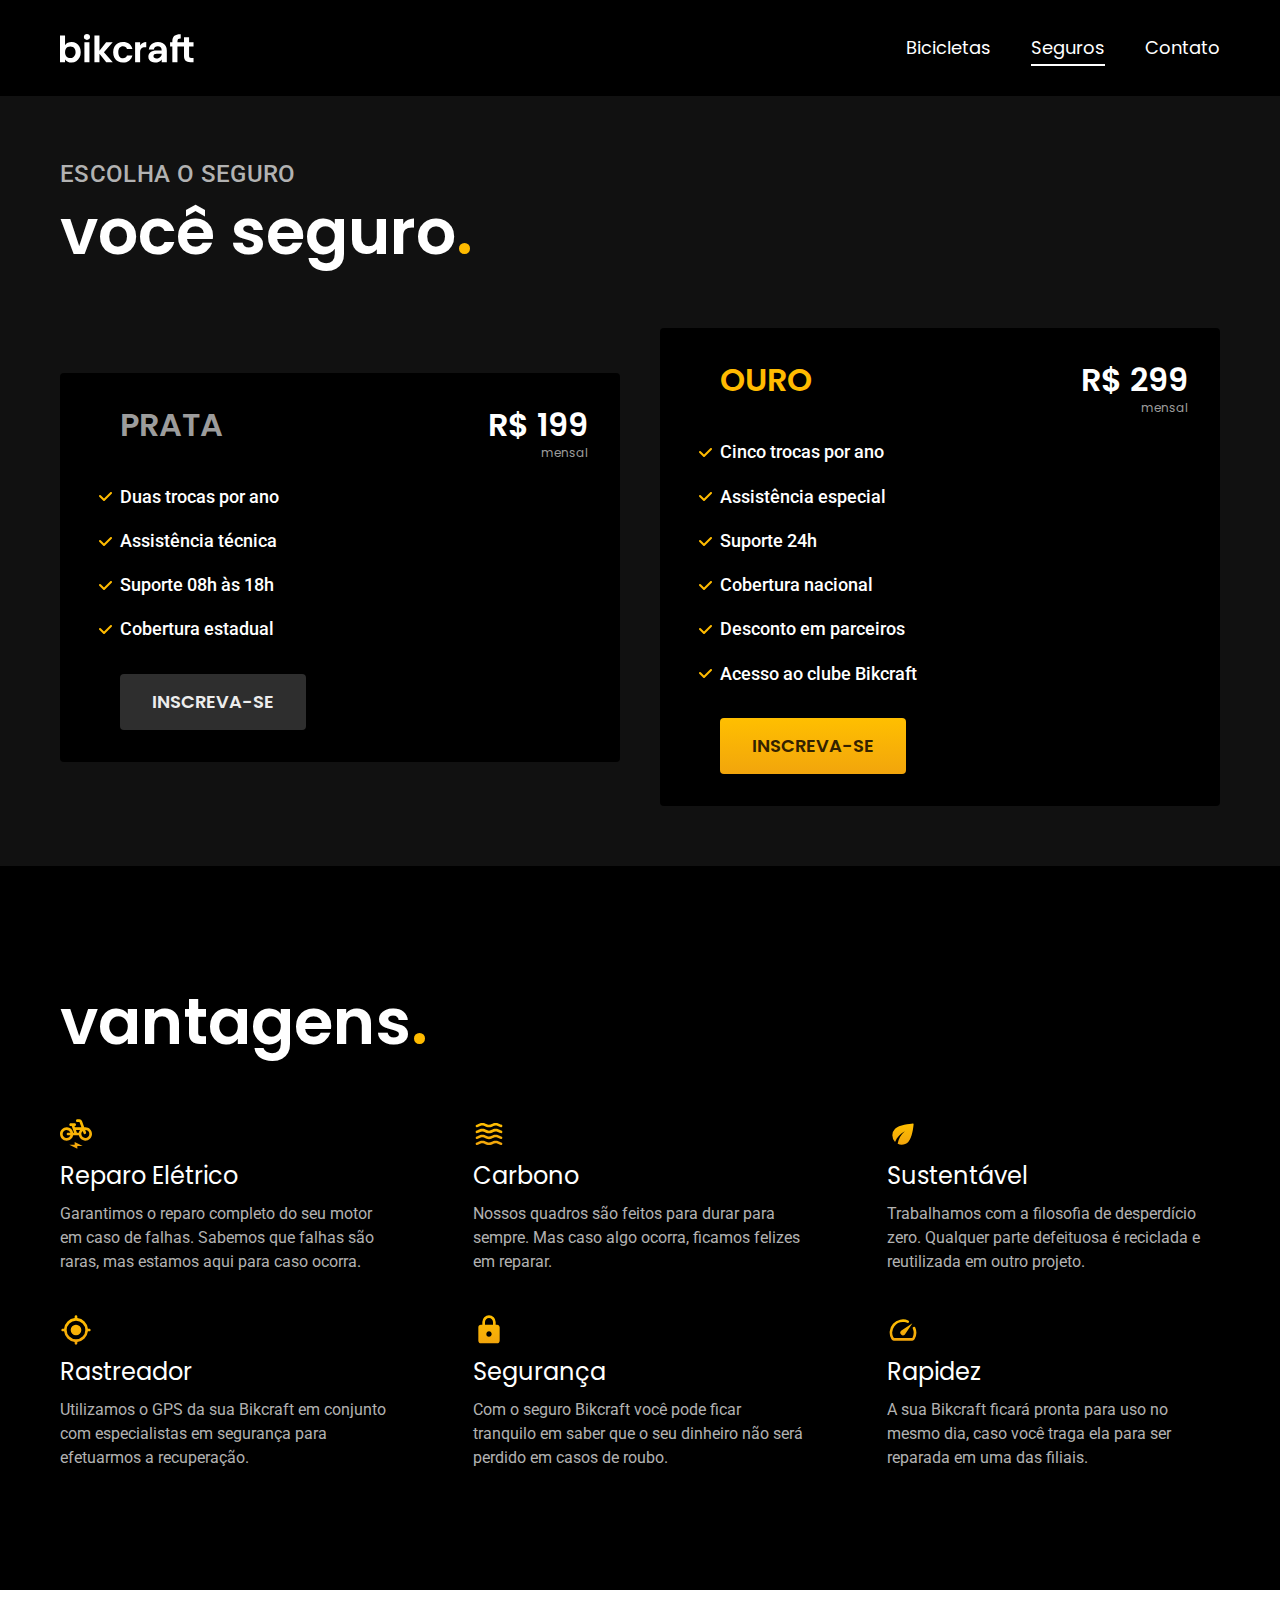
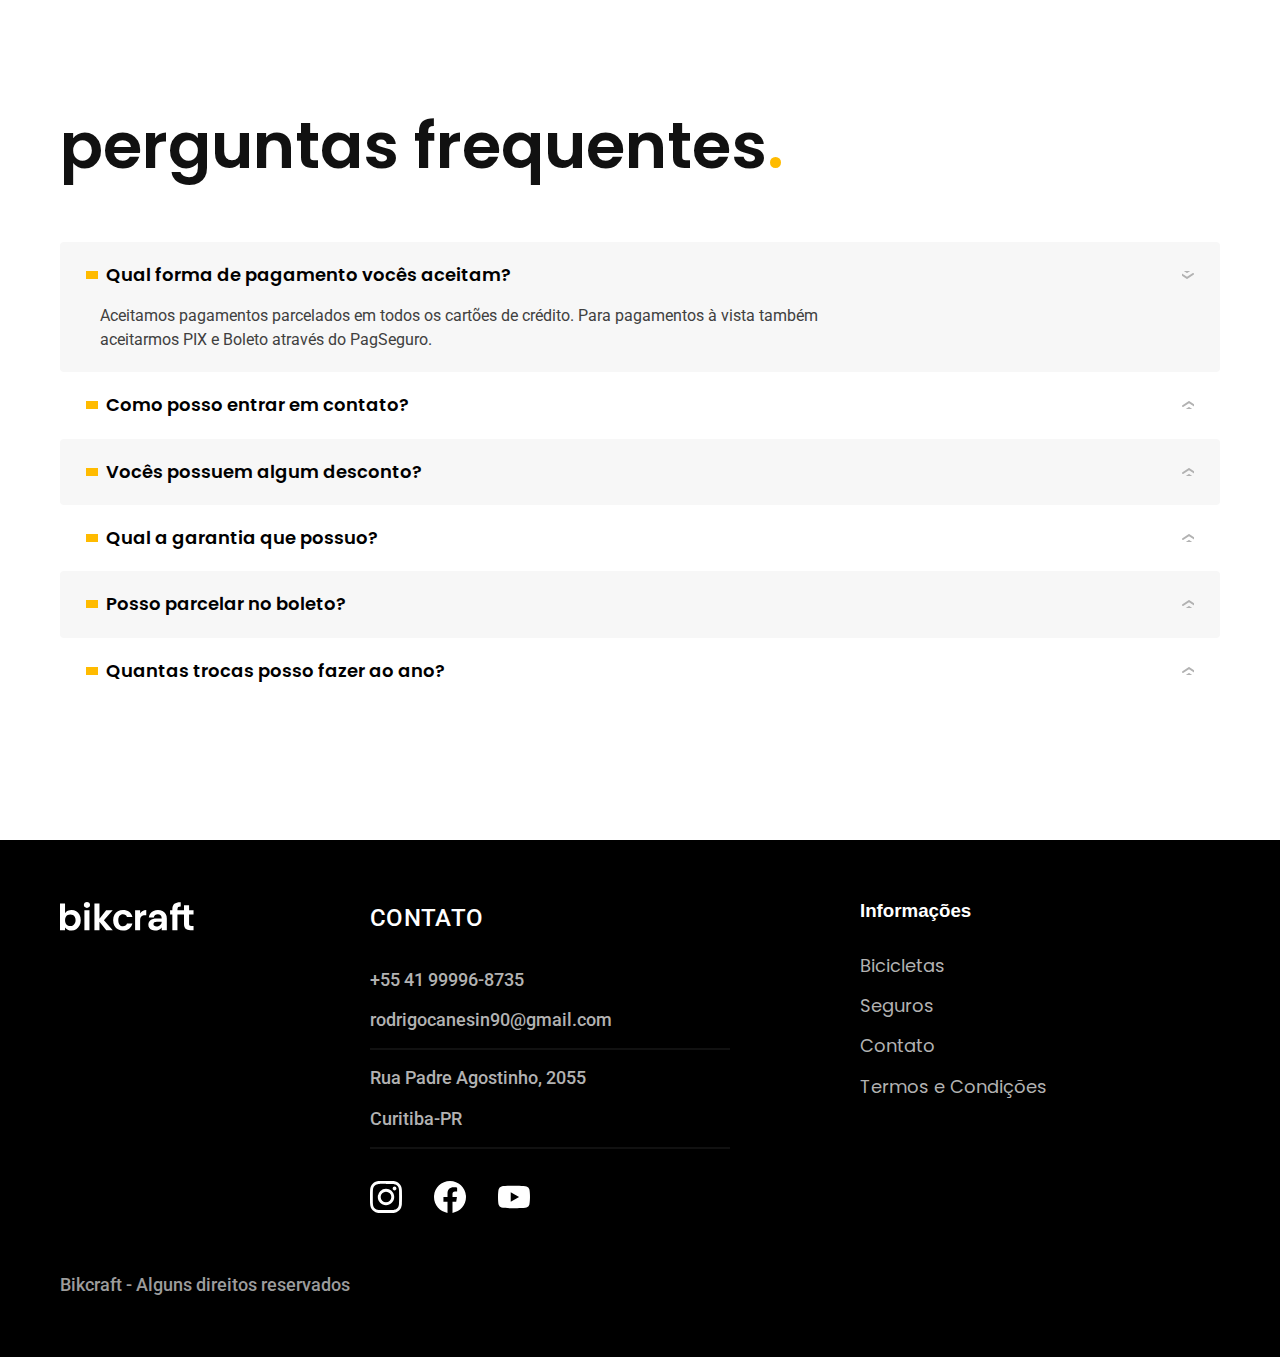
<file: seguros.html>
<!DOCTYPE html>
<html lang="en">

<head>
  <meta charset="UTF-8">
  <meta http-equiv="X-UA-Compatible" content="IE=edge">
  <meta name="viewport" content="width=device-width, initial-scale=1.0">
  <title>Seguros | Bikcraft</title>
  <meta name="description" content="Seguros Bikcraft.">
  <link rel="preload" href="./CSS/style.css" as="style">
  <link rel="stylesheet" type="text/css" href="./CSS/style.css">

  <link rel="preconnect" href="https://fonts.googleapis.com">
  <link rel="preconnect" href="https://fonts.gstatic.com" crossorigin>
  <link href="https://fonts.googleapis.com/css2?family=Merriweather:wght@900&family=Poppins:wght@400;600&family=Roboto:wght@400;500&display=swap" rel="stylesheet">

  <script>document.documentElement.classList.add('js')</script>
</head>

<body id="seguros">
  <header class="header-bg">
    <div class="header container">
      <a href="index.html"><img src="./img/bikcraft.svg" alt="bikcraft"></a>
      <nav aria-label="primaria">
        <ul class="header-menu font-1-m cor-0">
          <li><a href="bicicletas.html">Bicicletas</a></li>
          <li><a href="seguros.html">Seguros</a></li>
          <li><a href="contato.html">Contato</a></li>
        </ul>
      </nav>
    </div>
  </header>

  <main class="seguros-bg">
    <div class="titulo-bg">
      <div class="titulo container">
        <p class="font-2-l-b cor-5">Escolha o seguro</p>
        <h1 class="font-1-xxl cor-0">você seguro<span class="cor-p1">.</span></h1>
      </div>
    </div>

    <div class="seguros container">
      <div class="seguros-item">
        <h3 class="font-1-xl cor-6">PRATA</h3>
        <span class="font-1-xl cor-0">R$ 199 <span class="font-1-xs cor-6">mensal</span></span>
        <ul class="font-2-m cor-0">
          <li>Duas trocas por ano</li>
          <li>Assistência técnica</li>
          <li>Suporte 08h às 18h</li>
          <li>Cobertura estadual</li>
        </ul>
        <a class="botao secundario" href="./orcamento.html?tipo=seguro&produto=prata">Inscreva-se</a>
      </div>
      <div class="seguros-item">
        <h3 class="font-1-xl cor-p1">OURO</h3>
        <span class="font-1-xl cor-0">R$ 299 <span class="font-1-xs cor-6">mensal</span></span>
        <ul class="font-2-m cor-0">
          <li>Cinco trocas por ano</li>
          <li>Assistência especial</li>
          <li>Suporte 24h</li>
          <li>Cobertura nacional</li>
          <li>Desconto em parceiros</li>
          <li>Acesso ao clube Bikcraft</li>
        </ul>
        <a class="botao" href="./orcamento.html?tipo=seguro&produto=ouro">Inscreva-se</a>
      </div>
    </div>
  </main>

  <article class="vantagens-bg">
    <div class="vantagens container">
      <h2 class="cor-0 font-1-xxl">vantagens<span class="cor-p1">.</span></h2>
      <ul>
        <li>
          <img src="./img/icones/eletrica.svg" alt="">
          <h3 class="font-1-l cor-0">Reparo Elétrico</h3>
          <p class="font-2-s cor-5">Garantimos o reparo completo do seu motor em caso de falhas. Sabemos que falhas são raras, mas estamos aqui para caso ocorra.</p>
        </li>
        <li>
          <img src="./img/icones/carbono.svg" alt="">
          <h3 class="font-1-l cor-0">Carbono</h3>
          <p class="font-2-s cor-5">Nossos quadros são feitos para durar para sempre. Mas caso algo ocorra, ficamos felizes em reparar.</p>
        </li>
        <li>
          <img src="./img/icones/sustentavel.svg" alt="">
          <h3 class="font-1-l cor-0">Sustentável</h3>
          <p class="font-2-s cor-5">Trabalhamos com a filosofia de desperdício zero. Qualquer parte defeituosa é reciclada e reutilizada em outro projeto.</p>
        </li>
        <li>
          <img src="./img/icones/rastreador.svg" alt="">
          <h3 class="font-1-l cor-0">Rastreador</h3>
          <p class="font-2-s cor-5">Utilizamos o GPS da sua Bikcraft em conjunto com especialistas em segurança para efetuarmos a recuperação.</p>
        </li>
        <li>
          <img src="./img/icones/seguro.svg" alt="">
          <h3 class="font-1-l cor-0">Segurança</h3>
          <p class="font-2-s cor-5">Com o seguro Bikcraft você pode ficar tranquilo em saber que o seu dinheiro não será perdido em casos de roubo.</p>
        </li>
        <li>
          <img src="./img/icones/velocidade.svg" alt="">
          <h3 class="font-1-l cor-0">Rapidez</h3>
          <p class="font-2-s cor-5">A sua Bikcraft ficará pronta para uso no mesmo dia, caso você traga ela para ser reparada em uma das filiais.</p>
        </li>
      </ul>
    </div>
  </article>

  <article class="perguntas container">
    <h2 class="cor-11 font-1-xxl">perguntas frequentes<span class="cor-p1">.</span></h2>
    <dl>
      <div>
        <dt><button class="font-1-m-b" aria-controls="pergunta1" aria-expanded="true">Qual forma de pagamento vocês aceitam?</button></dt>
        <dd id="pergunta1" class="font-2-s cor-9 ativa">Aceitamos pagamentos parcelados em todos os cartões de crédito. Para pagamentos à vista também aceitarmos PIX e Boleto através do PagSeguro.</dd>
      </div>
      <div>
        <dt><button class="font-1-m-b" aria-controls="pergunta2" aria-expanded="false">Como posso entrar em contato?</button></dt>
        <dd id="pergunta2" class="font-2-s cor-9">Aceitamos pagamentos parcelados em todos os cartões de crédito. Para pagamentos à vista também aceitarmos PIX e Boleto através do PagSeguro.</dd>
      </div>
      <div>
        <dt><button class="font-1-m-b" aria-controls="pergunta3" aria-expanded="false">Vocês possuem algum desconto?</button></dt>
        <dd id="pergunta3" class="font-2-s cor-9">Aceitamos pagamentos parcelados em todos os cartões de crédito. Para pagamentos à vista também aceitarmos PIX e Boleto através do PagSeguro.</dd>
      </div>
      <div>
        <dt><button class="font-1-m-b" aria-controls="pergunta4" aria-expanded="false">Qual a garantia que possuo?</button></dt>
        <dd id="pergunta4" class="font-2-s cor-9">Aceitamos pagamentos parcelados em todos os cartões de crédito. Para pagamentos à vista também aceitarmos PIX e Boleto através do PagSeguro.</dd>
      </div>
      <div>
        <dt><button class="font-1-m-b" aria-controls="pergunta5" aria-expanded="false">Posso parcelar no boleto?</button></dt>
        <dd id="pergunta5" class="font-2-s cor-9">Aceitamos pagamentos parcelados em todos os cartões de crédito. Para pagamentos à vista também aceitarmos PIX e Boleto através do PagSeguro.</dd>
      </div>
      <div>
        <dt><button class="font-1-m-b" aria-controls="pergunta6" aria-expanded="false">Quantas trocas posso fazer ao ano?</button></dt>
        <dd id="pergunta6?" class="font-2-s cor-9">Aceitamos pagamentos parcelados em todos os cartões de crédito. Para pagamentos à vista também aceitarmos PIX e Boleto através do PagSeguro.</dd>
      </div>
    </dl>
  </article>

  <footer class="footer-bg">
    <div class="footer container">
      <img src="./img/bikcraft.svg" alt="Bikcraft">
      <div class="footer-contato">
        <h3 class="font-2-l-b cor-0">Contato</h3>
        <ul class="font-2-m cor-5">
          <li> <a href="tel:+5541999968735">+55 41 99996-8735</a></li>
          <li> <a href="mailto:rodrigocanesin90@gmail.com">rodrigocanesin90@gmail.com</a></li>
          <li> Rua Padre Agostinho, 2055</li>
          <li>Curitiba-PR</li>
        </ul>
        <div class="footer-redes">
          <a>
            <img src="./img/redes/instagram.svg" alt="Instagram">
          </a>
          <a>
            <img src="./img/redes/facebook.svg" alt="Facebook">
          </a>
          <a>
            <img src="./img/redes/youtube.svg" alt="Youtube">
          </a>
        </div>
      </div>
      <div class="footer-informacoes">
        <h3 class="font-2-l-b- cor-0">Informações</h3>
        <nav>
          <ul class="font-1-m cor-5">
            <li><a href="bicicletas.html">Bicicletas</a></li>
            <li><a href="seguros.html">Seguros</a></li>
            <li><a href="contato.html">Contato</a></li>
            <li><a href="termos.html">Termos e Condições</a></li>
          </ul>
        </nav>
      </div>
      <p class="footer-copy font-2-m cor-6">Bikcraft - Alguns direitos reservados</p>
    </div>

  </footer>

  <script src="./js/script.js"></script>
</body>
</file>
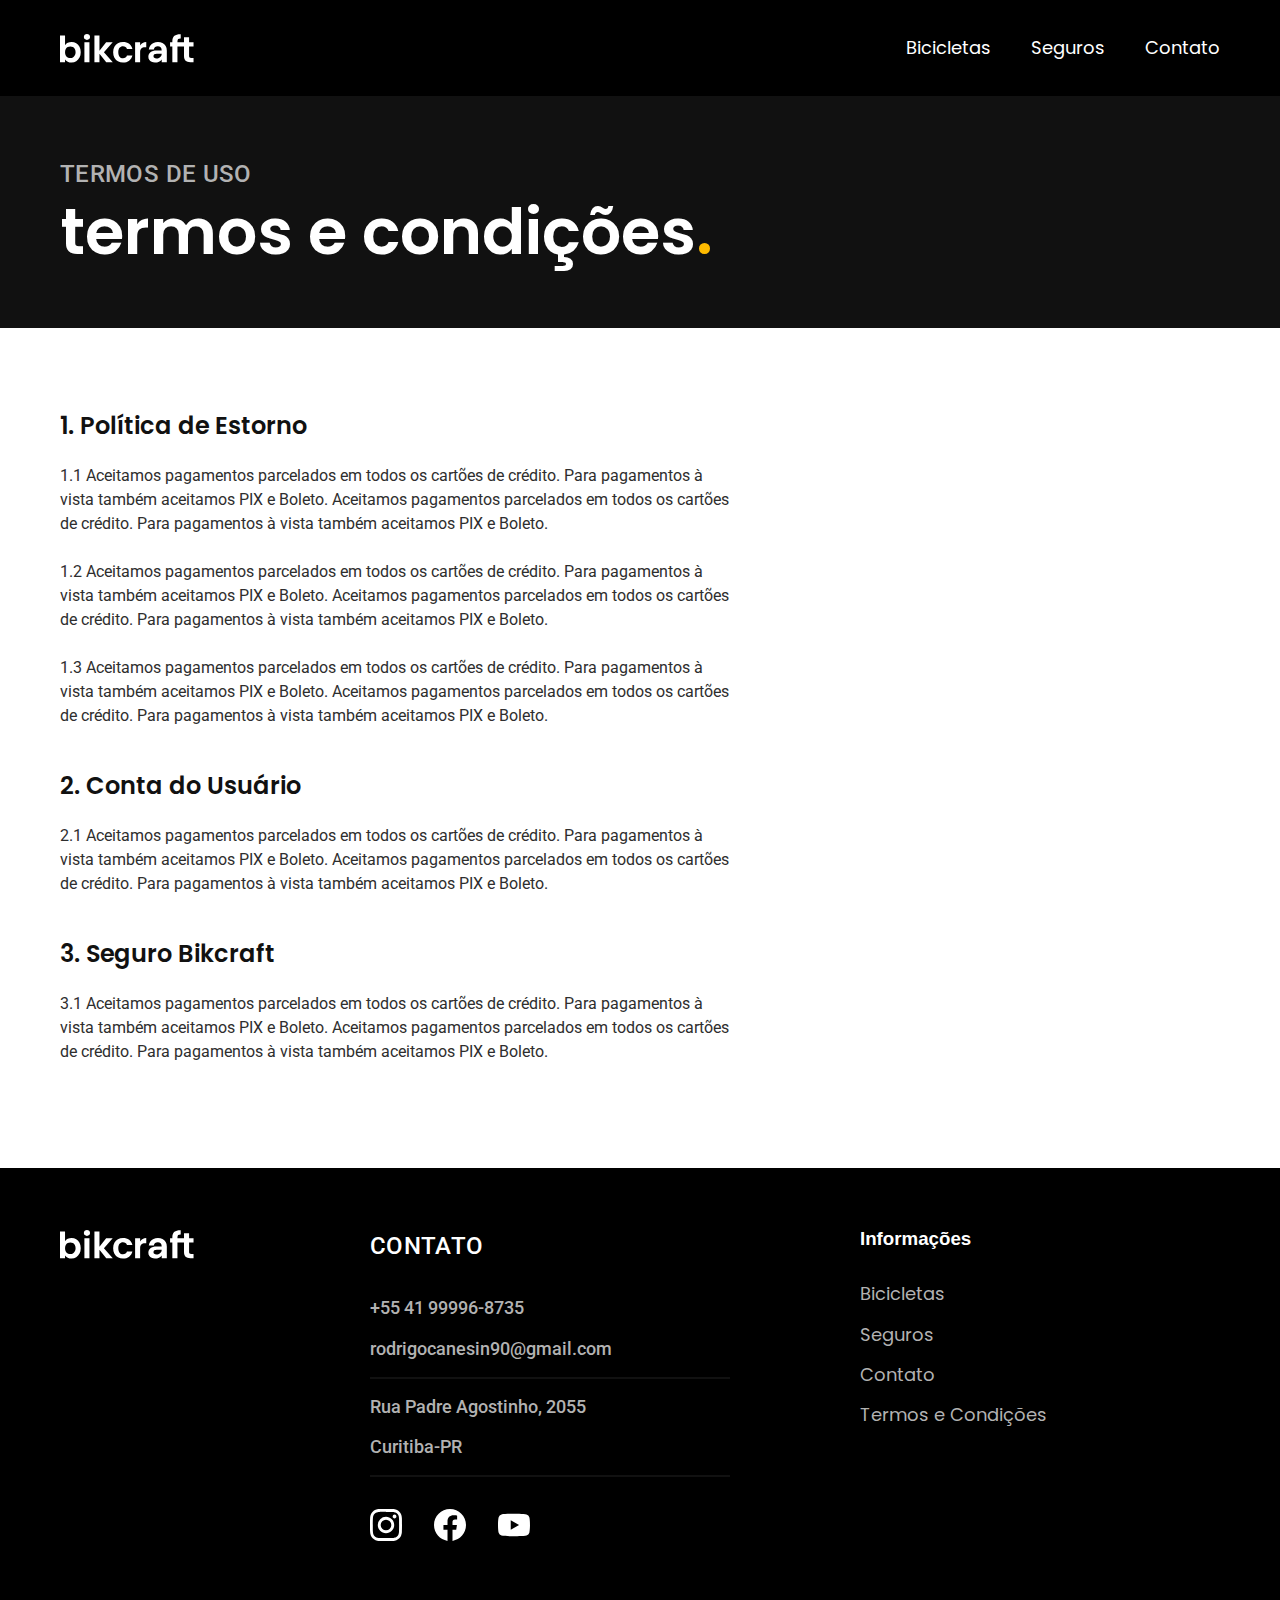
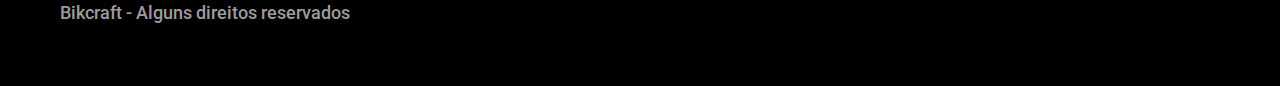
<file: termos.html>
<!DOCTYPE html>
<html lang="en">

<head>
  <meta charset="UTF-8">
  <meta http-equiv="X-UA-Compatible" content="IE=edge">
  <meta name="viewport" content="width=device-width, initial-scale=1.0">
  <title>Termos e Condições | Bikcraft</title>
  <meta name="description" content="Termos e condições para compra e uso de sua Bikcraft.">
  <link rel="preload" href="./CSS/style.css" as="style">
  <link rel="stylesheet" type="text/css" href="./CSS/style.css">

  <link rel="preconnect" href="https://fonts.googleapis.com">
  <link rel="preconnect" href="https://fonts.gstatic.com" crossorigin>
  <link href="https://fonts.googleapis.com/css2?family=Merriweather:wght@900&family=Poppins:wght@400;600&family=Roboto:wght@400;500&display=swap" rel="stylesheet">

  <script>document.documentElement.classList.add('js')</script>
</head>

<body id="termos">
  <header class="header-bg">
    <div class="header container">
      <a href="index.html"><img src="./img/bikcraft.svg" alt="bikcraft"></a>
      <nav aria-label="primaria">
        <ul class="header-menu font-1-m cor-0">
          <li><a href="bicicletas.html">Bicicletas</a></li>
          <li><a href="seguros.html">Seguros</a></li>
          <li><a href="contato.html">Contato</a></li>
        </ul>
      </nav>
    </div>
  </header>

  <main>
    <div class="titulo-bg">
      <div class="titulo container">
        <p class="font-2-l-b cor-5">Termos de Uso</p>
        <h1 class="font-1-xxl cor-0">termos e condições<span class="cor-p1">.</span></h1>
      </div>
    </div>

    <div class="termos font-2-s cor-10 container">
      <h2 class="font-1-l cor-11"> 1. Política de Estorno</h2>
      <p>1.1 Aceitamos pagamentos parcelados em todos os cartões de crédito. Para pagamentos à vista também aceitamos PIX e Boleto. Aceitamos pagamentos parcelados em todos os cartões de crédito. Para pagamentos à vista também aceitamos PIX e Boleto.</p>
      <p>1.2 Aceitamos pagamentos parcelados em todos os cartões de crédito. Para pagamentos à vista também aceitamos PIX e Boleto. Aceitamos pagamentos parcelados em todos os cartões de crédito. Para pagamentos à vista também aceitamos PIX e Boleto.</p>
      <p>1.3 Aceitamos pagamentos parcelados em todos os cartões de crédito. Para pagamentos à vista também aceitamos PIX e Boleto. Aceitamos pagamentos parcelados em todos os cartões de crédito. Para pagamentos à vista também aceitamos PIX e Boleto.</p>
      <h2 class="font-1-l cor-11"> 2. Conta do Usuário</h2>
      <p>2.1 Aceitamos pagamentos parcelados em todos os cartões de crédito. Para pagamentos à vista também aceitamos PIX e Boleto. Aceitamos pagamentos parcelados em todos os cartões de crédito. Para pagamentos à vista também aceitamos PIX e Boleto.</p>
      <h2 class="font-1-l cor-11"> 3. Seguro Bikcraft</h2>
      <p>3.1 Aceitamos pagamentos parcelados em todos os cartões de crédito. Para pagamentos à vista também aceitamos PIX e Boleto. Aceitamos pagamentos parcelados em todos os cartões de crédito. Para pagamentos à vista também aceitamos PIX e Boleto.</p>
    </div>

  </main>

  <footer class="footer-bg">
    <div class="footer container">
      <img src="./img/bikcraft.svg" alt="Bikcraft">
      <div class="footer-contato">
        <h3 class="font-2-l-b cor-0">Contato</h3>
        <ul class="font-2-m cor-5">
          <li> <a href="tel:+5541999968735">+55 41 99996-8735</a></li>
          <li> <a href="mailto:rodrigocanesin90@gmail.com">rodrigocanesin90@gmail.com</a></li>
          <li> Rua Padre Agostinho, 2055</li>
          <li>Curitiba-PR</li>
        </ul>
        <div class="footer-redes">
          <a>
            <img src="./img/redes/instagram.svg" alt="Instagram">
          </a>
          <a>
            <img src="./img/redes/facebook.svg" alt="Facebook">
          </a>
          <a>
            <img src="./img/redes/youtube.svg" alt="Youtube">
          </a>
        </div>
      </div>
      <div class="footer-informacoes">
        <h3 class="font-2-l-b- cor-0">Informações</h3>
        <nav>
          <ul class="font-1-m cor-5">
            <li><a href="bicicletas.html">Bicicletas</a></li>
            <li><a href="seguros.html">Seguros</a></li>
            <li><a href="contato.html">Contato</a></li>
            <li><a href="termos.html">Termos e Condições</a></li>
          </ul>
        </nav>
      </div>
      <p class="footer-copy font-2-m cor-6">Bikcraft - Alguns direitos reservados</p>
    </div>

  </footer>

  <script src="./js/script.js"></script>
</body>
</file>
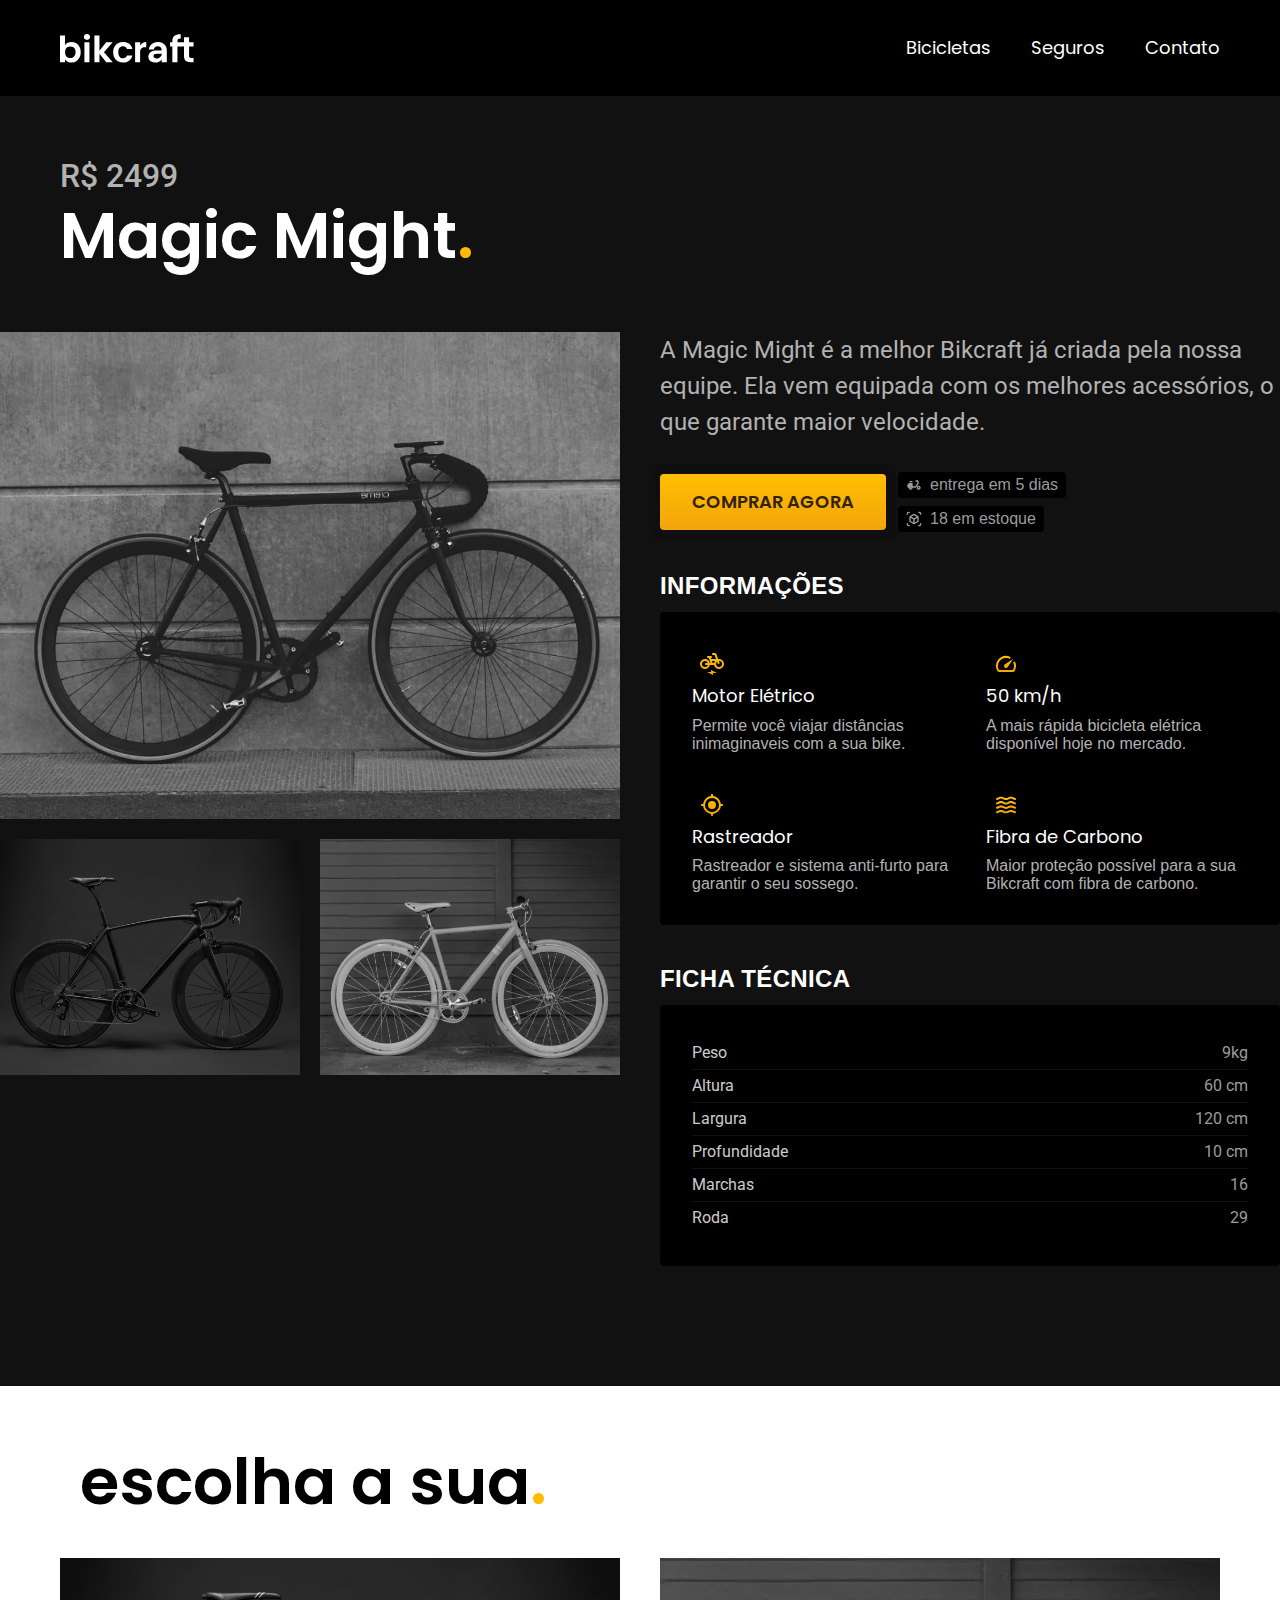
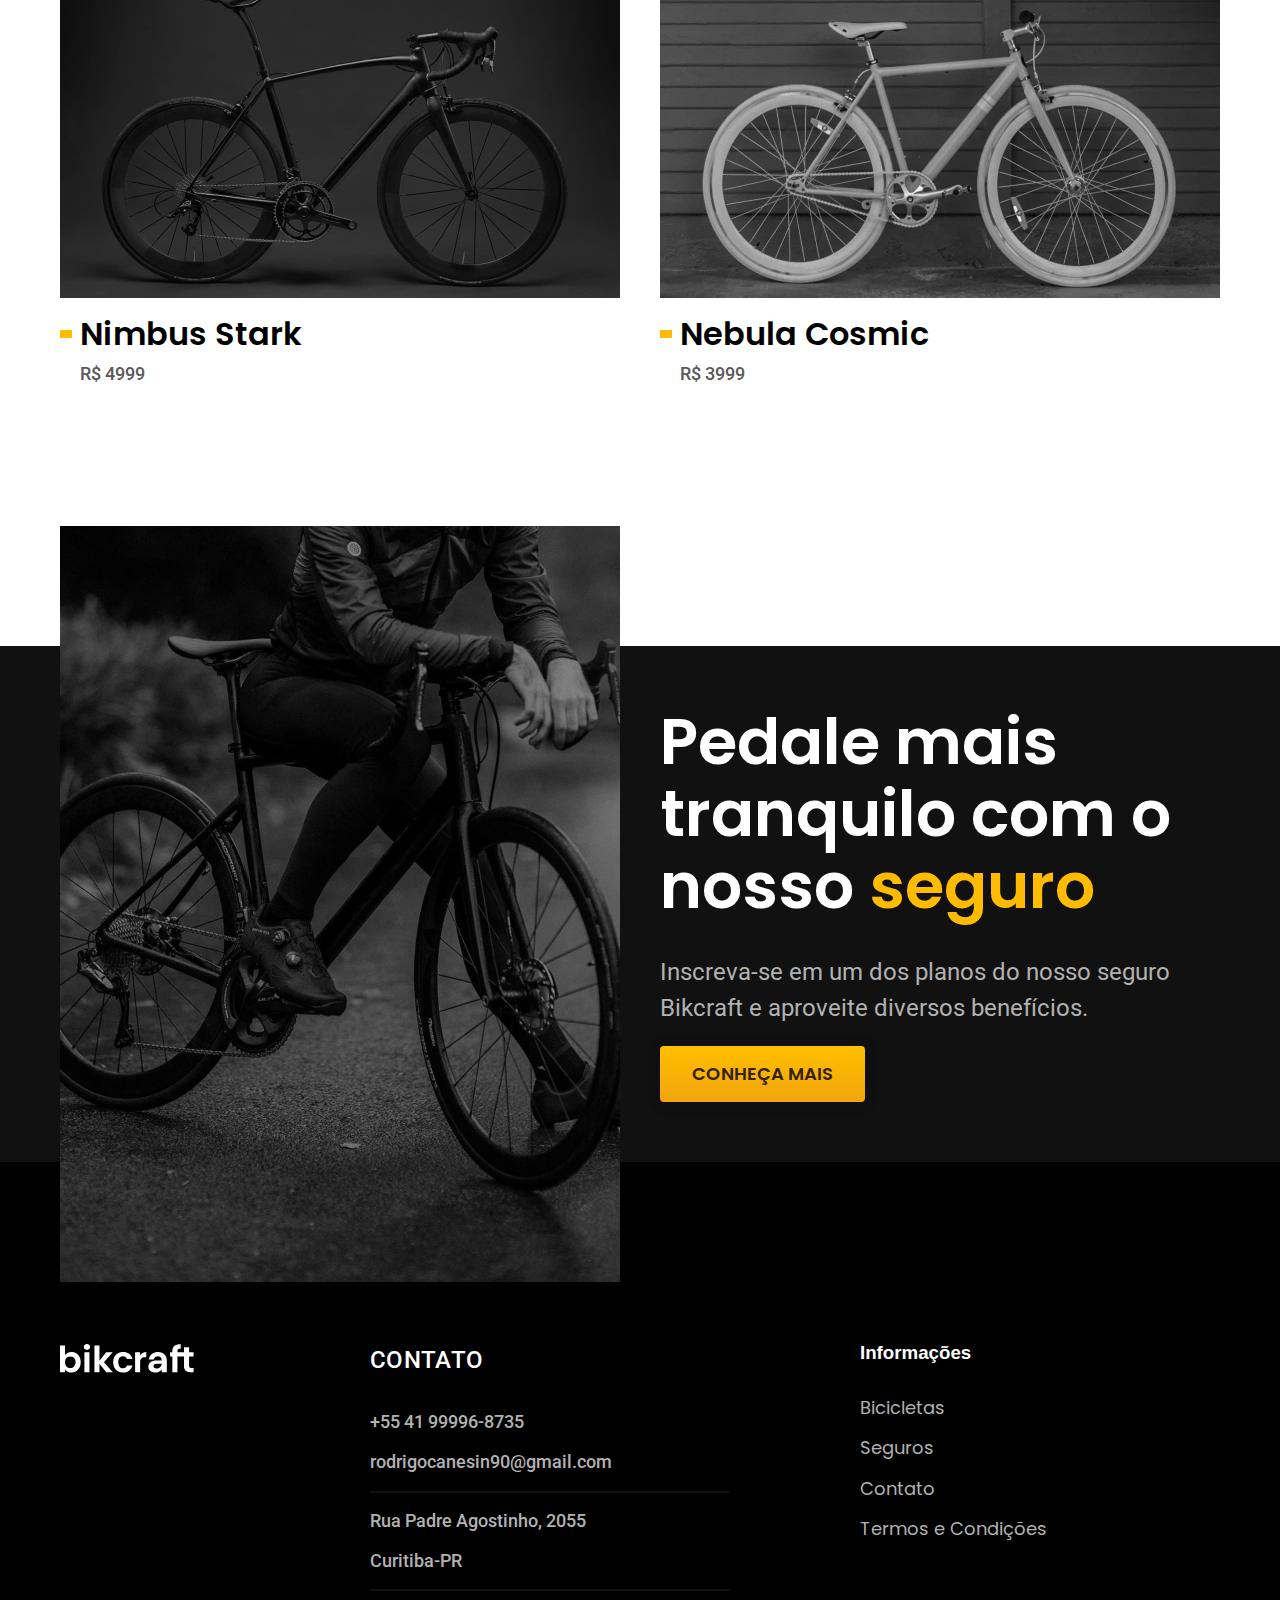
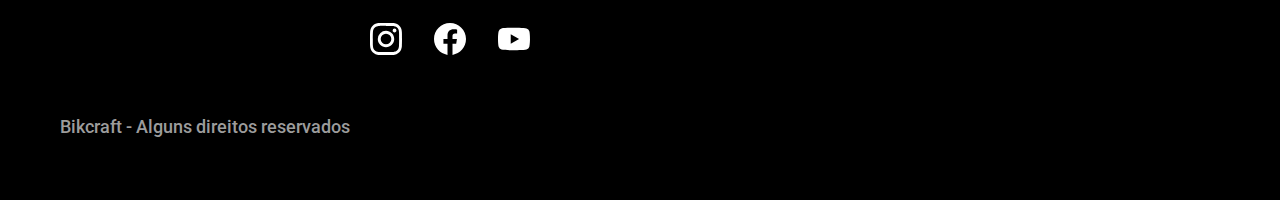
<file: bicicletas/magic.html>
<!DOCTYPE html>
<html lang="en">

<head>
  <meta charset="UTF-8">
  <meta http-equiv="X-UA-Compatible" content="IE=edge">
  <meta name="viewport" content="width=device-width, initial-scale=1.0">
  <title>Magic Might| Bikcraft</title>
  <meta name="description" content="Informações bicicleta magic">
  <link rel="stylesheet" type="text/css" href="../CSS/style.css">

  <link rel="preconnect" href="https://fonts.googleapis.com">
  <link rel="preconnect" href="https://fonts.gstatic.com" crossorigin>
  <link href="https://fonts.googleapis.com/css2?family=Merriweather:wght@900&family=Poppins:wght@400;600&family=Roboto:wght@400;500&display=swap" rel="stylesheet">

  <script>document.documentElement.classList.add('js')</script>
</head>

<body id="bicicleta">
  <header class="header-bg">
    <div class="header container">
      <a href="index.html"><img src="../img/bikcraft.svg" alt="bikcraft"></a>
      <nav aria-label="primaria">
        <ul class="header-menu font-1-m cor-0">
          <li><a href="../bicicletas.html">Bicicletas</a></li>
          <li><a href="../seguros.html">Seguros</a></li>
          <li><a href="../contato.html">Contato</a></li>
        </ul>
      </nav>
    </div>
  </header>

  <main class="titulo-bg">
    <div>
      <div class="titulo container">
        <p class="font-2-xl cor-5">R$ 2499</p>
        <h1 class="font-1-xxl cor-0">Magic Might<span class="cor-p1">.</span></h1>
      </div>
    </div>
    <div class="bicicleta">
      <div class="bicicleta-imagens">
        <img src="../img/bicicleta/nimbus2.jpg" alt="">
        <img src="../img/bicicleta/nimbus1.jpg" alt="">
        <img src="../img/bicicleta/nimbus3.jpg" alt="">
      </div>
      <div class="bicicleta-conteudo">
        <p class="font-2-l cor-5">A Magic Might é a melhor Bikcraft já criada pela nossa equipe. Ela vem equipada com os melhores acessórios, o que garante maior velocidade.</p>
        <div class="bicicleta-comprar">
          <a class="botao" href="../orcamento.html?tipo=bikcraft&produto=magic">Comprar Agora</a>
          <span class="1-x-s cor-6"> <img src="../img/icones/entrega.svg"> entrega em 5 dias</span>
          <span class="1-x-s cor-6"> <img src="../img/icones/estoque.svg"> 18 em estoque</span>
        </div>

        <h2 class="cont-1-x-s cor-0">Informações</h2>
        <ul class="bicicleta-informacoes">
          <li>
            <img src="../img/icones/eletrica.svg" alt="">
            <h3 class="font-1-m cor-0">Motor Elétrico</h3>
            <p class="font 2-x-s cor-5"> Permite você viajar distâncias inimaginaveis com a sua bike.</p>
          </li>
          <li>
            <img src="../img/icones/velocidade.svg" alt="">
            <h3 class="font-1-m cor-0">50 km/h</h3>
            <p class="font 2-x-s cor-5"> A mais rápida bicicleta elétrica disponível hoje no mercado.</p>
          </li>
          <li>
            <img src="../img/icones/rastreador.svg" alt="">
            <h3 class="font-1-m cor-0">Rastreador</h3>
            <p class="font 2-x-s cor-5"> Rastreador e sistema anti-furto para garantir o seu sossego.</p>
          </li>
          <li>
            <img src="../img/icones/carbono.svg" alt="">
            <h3 class="font-1-m cor-0">Fibra de Carbono</h3>
            <p class="font 2-x-s cor-5"> Maior proteção possível para a sua Bikcraft com fibra de carbono.</p>
          </li>
        </ul>
        <h2 class="cont-1-x-s cor-0">Ficha Técnica</h2>
        <ul class="bicicleta-ficha font-2-s cor-4">
          <li> Peso <span>9kg</span></li>
          <li> Altura <span>60 cm</span></li>
          <li> Largura <span>120 cm</span></li>
          <li> Profundidade <span>10 cm</span></li>
          <li> Marchas <span>16</span></li>
          <li> Roda <span>29</span></li>
        </ul>
      </div>
    </div>
  </main>

  <article class="bicicletas-lista container">
    <h2 class="container font-1-xxl">escolha a sua<span class="cor-p1">.</span></h2>
    <ul>
      <li>
        <a href="../bicicletas/nimbus.html">
          <img src="../img/bicicletas/nimbus.jpg" alt="Bicicleta preta">
          <h3 class="font-1-xl">Nimbus Stark</h3>
          <span class="font-2-m cor-8">R$ 4999</span>
        </a>
      </li>
      <li>
        <a href="../bicicletas/nebula.html">
          <img src="../img/bicicletas/nebula.jpg" alt="Bicicleta preta">
          <h3 class="font-1-xl">Nebula Cosmic</h3>
          <span class="font-2-m cor-8">R$ 3999</span>
        </a>
      </li>
    </ul>
  </article>

  <article class="seguro-bg">
    <div class="seguro container">
      <div class="seguro-imagem">
        <img src="../img/fotos/seguros.jpg" alt="Pessoa parada em cima de uma bicicleta.">
      </div>
      <div class="seguro-conteudo">
        <h2 class="font-1-xxl cor-0">Pedale mais tranquilo com o nosso <span class="cor-p1">seguro</span></h2>
        <p class="font-2-l cor-5">Inscreva-se em um dos planos do nosso seguro Bikcraft e aproveite diversos benefícios.</p>
        <a class="botao" href="../seguros.html">Conheça mais</a>
      </div>

    </div>
  </article>

  <footer class="footer-bg">
    <div class="footer container">
      <img src="../img/bikcraft.svg" alt="Bikcraft">
      <div class="footer-contato">
        <h3 class="font-2-l-b cor-0">Contato</h3>
        <ul class="font-2-m cor-5">
          <li> <a href="tel:+5541999968735">+55 41 99996-8735</a></li>
          <li> <a href="mailto:rodrigocanesin90@gmail.com">rodrigocanesin90@gmail.com</a></li>
          <li> Rua Padre Agostinho, 2055</li>
          <li>Curitiba-PR</li>
        </ul>
        <div class="footer-redes">
          <a>
            <img src="../img/redes/instagram.svg" alt="Instagram">
          </a>
          <a>
            <img src="../img/redes/facebook.svg" alt="Facebook">
          </a>
          <a>
            <img src="../img/redes/youtube.svg" alt="Youtube">
          </a>
        </div>
      </div>
      <div class="footer-informacoes">
        <h3 class="font-2-l-b- cor-0">Informações</h3>
        <nav>
          <ul class="font-1-m cor-5">
            <li><a href="../bicicletas.html">Bicicletas</a></li>
            <li><a href="../seguros.html">Seguros</a></li>
            <li><a href="../contato.html">Contato</a></li>
            <li><a href="../termos.html">Termos e Condições</a></li>
          </ul>
        </nav>
      </div>
      <p class="footer-copy font-2-m cor-6">Bikcraft - Alguns direitos reservados</p>
    </div>

  </footer>

  <script src="../js/script.js"></script>
</body>
</file>
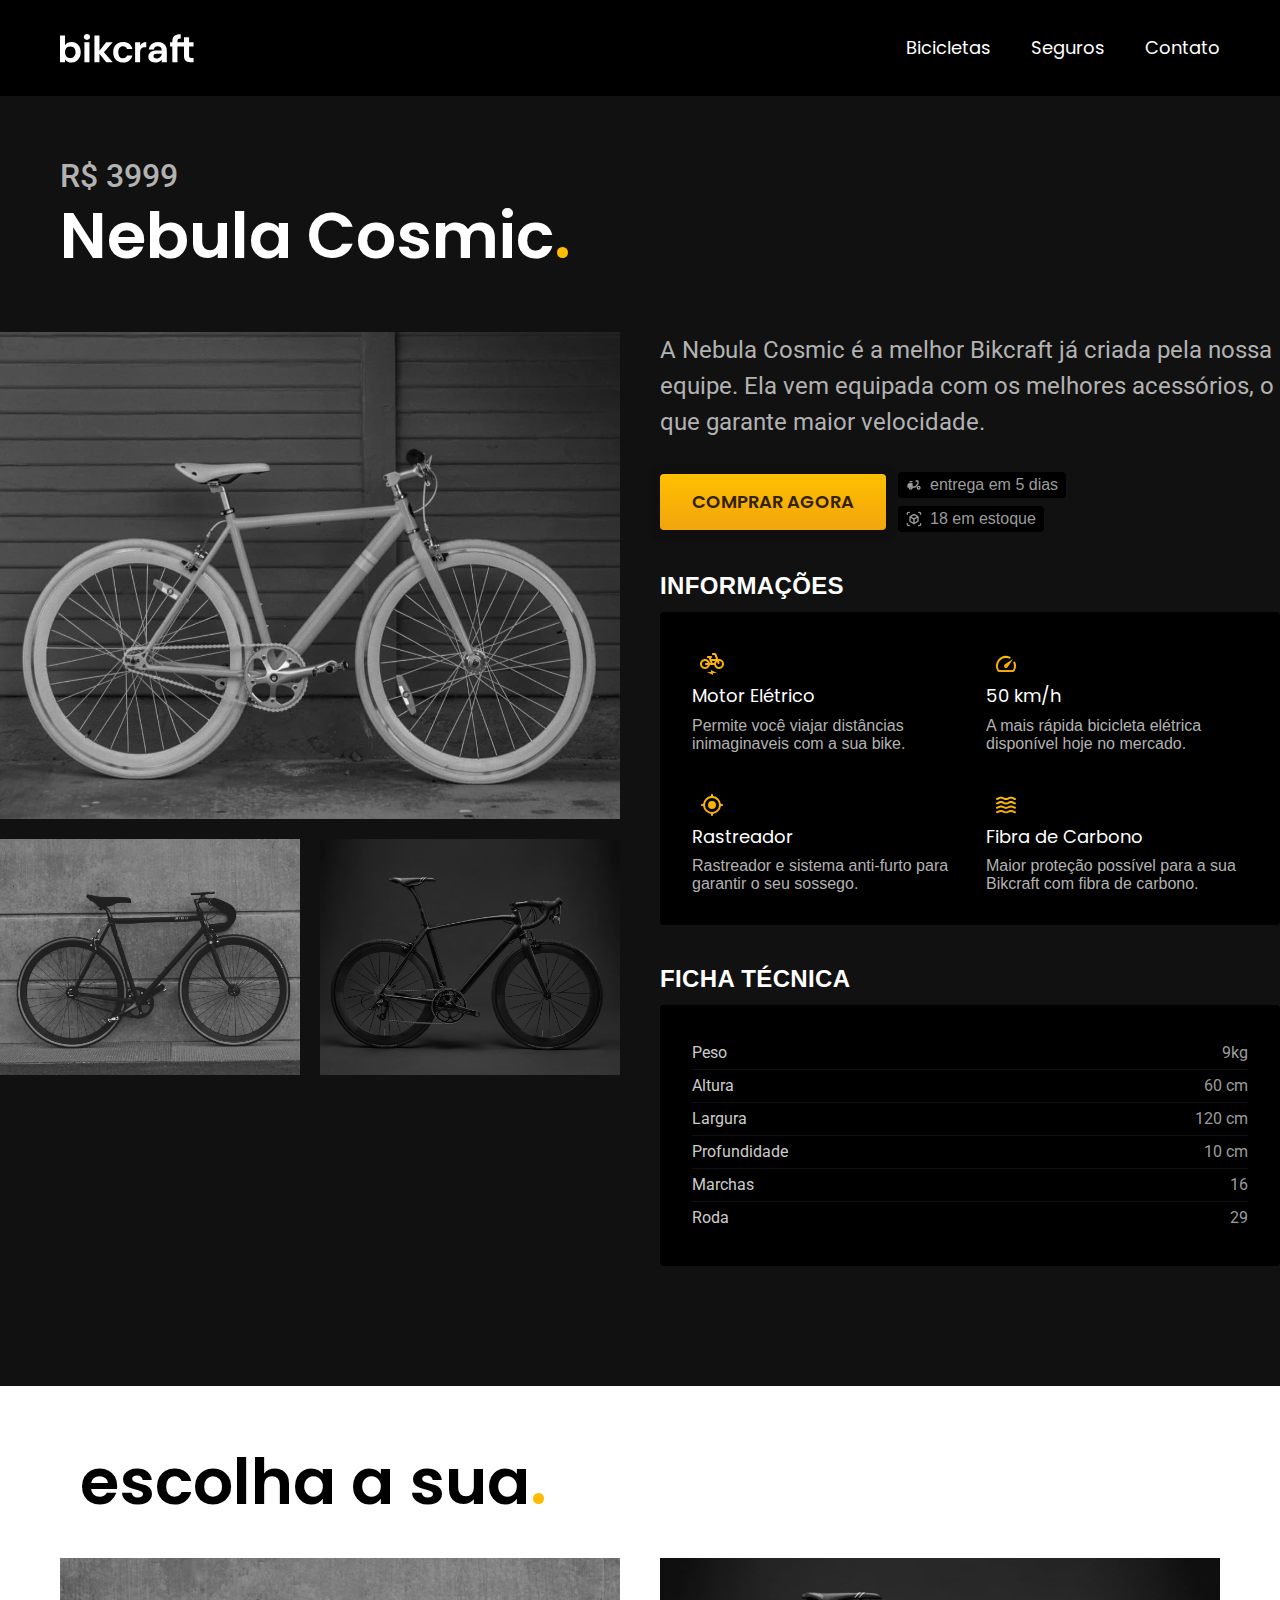
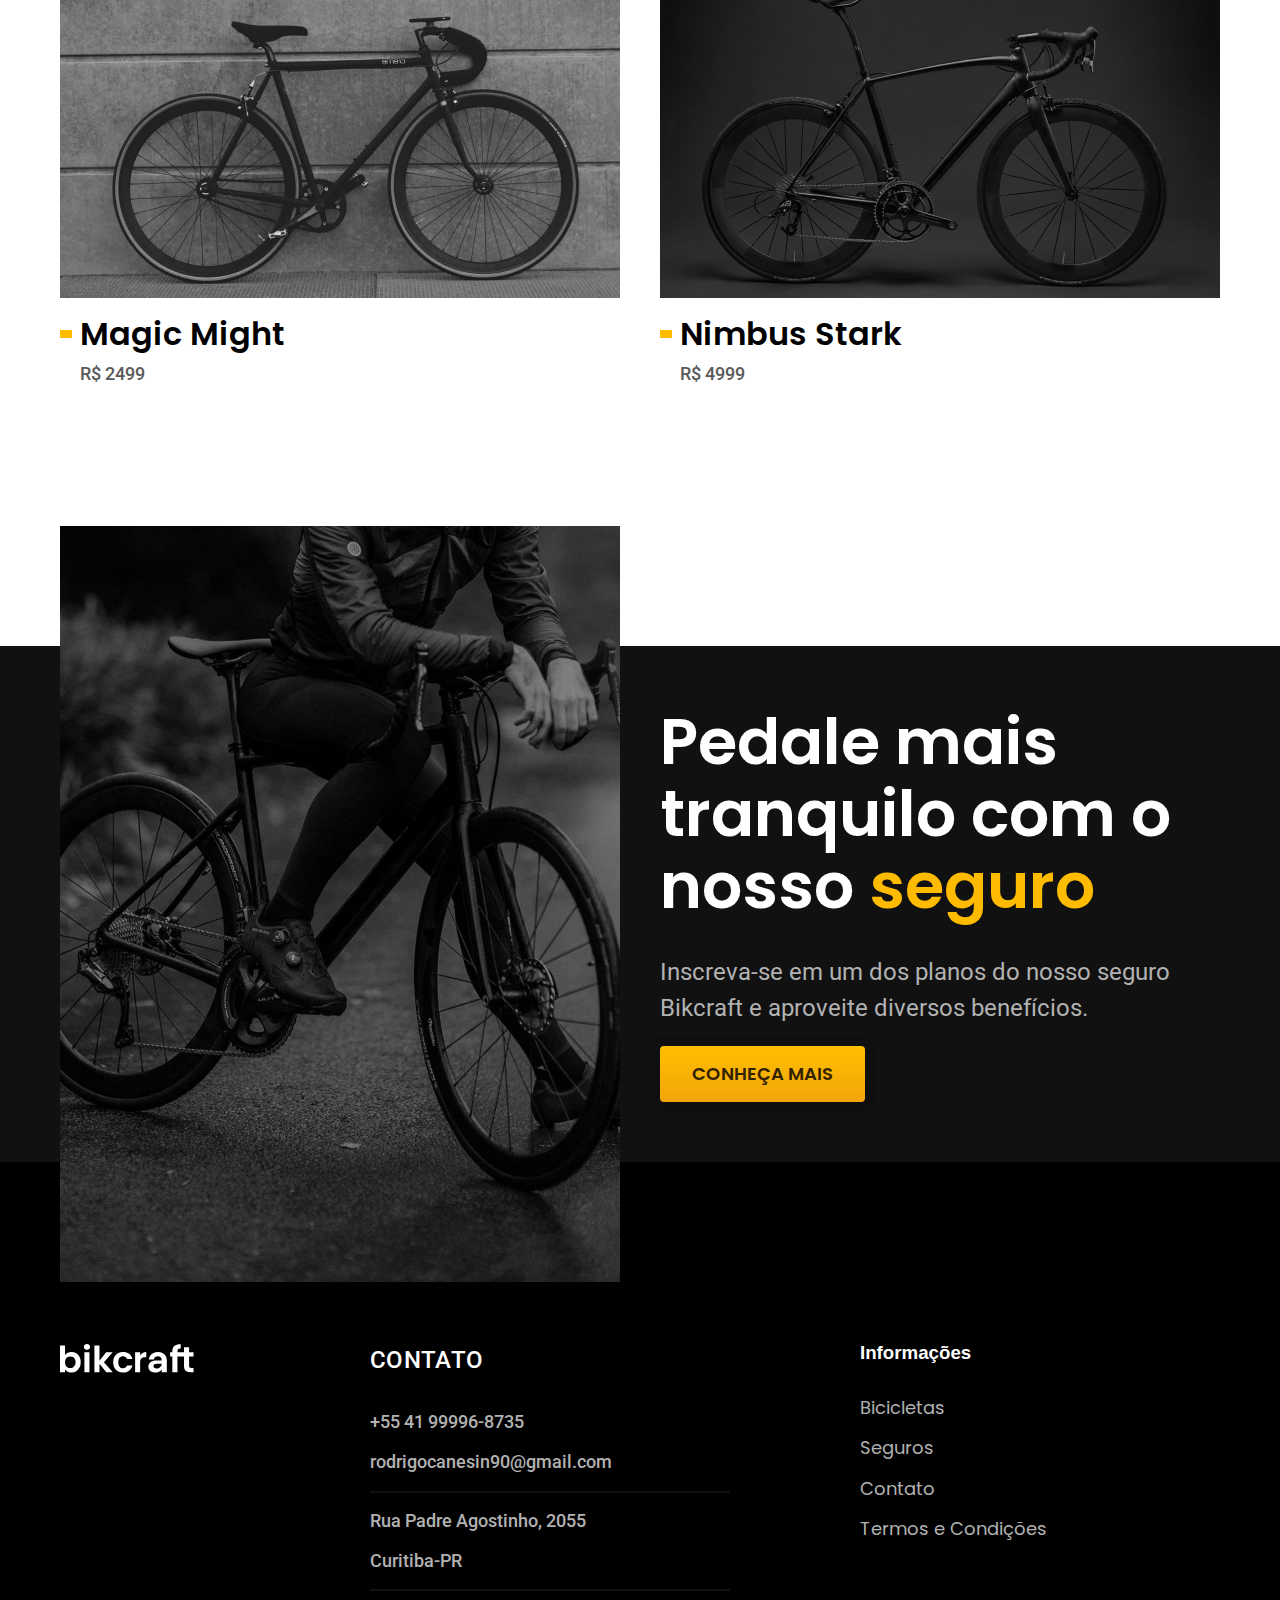
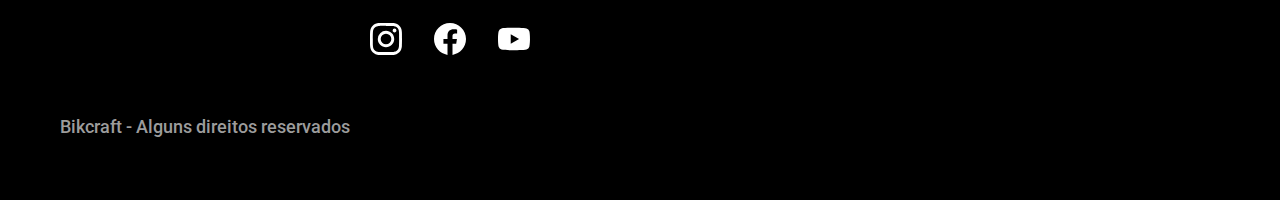
<file: bicicletas/nebula.html>
<!DOCTYPE html>
<html lang="en">

<head>
  <meta charset="UTF-8">
  <meta http-equiv="X-UA-Compatible" content="IE=edge">
  <meta name="viewport" content="width=device-width, initial-scale=1.0">
  <title>Nebula | Bikcraft</title>
  <meta name="description" content="Informações bicicleta nebula">
  <link rel="stylesheet" type="text/css" href="../CSS/style.css">

  <link rel="preconnect" href="https://fonts.googleapis.com">
  <link rel="preconnect" href="https://fonts.gstatic.com" crossorigin>
  <link href="https://fonts.googleapis.com/css2?family=Merriweather:wght@900&family=Poppins:wght@400;600&family=Roboto:wght@400;500&display=swap" rel="stylesheet">

  <script>document.documentElement.classList.add('js')</script>
</head>

<body id="bicicleta">
  <header class="header-bg">
    <div class="header container">
      <a href="index.html"><img src="../img/bikcraft.svg" alt="bikcraft"></a>
      <nav aria-label="primaria">
        <ul class="header-menu font-1-m cor-0">
          <li><a href="../bicicletas.html">Bicicletas</a></li>
          <li><a href="../seguros.html">Seguros</a></li>
          <li><a href="../contato.html">Contato</a></li>
        </ul>
      </nav>
    </div>
  </header>

  <main class="titulo-bg">
    <div>
      <div class="titulo container">
        <p class="font-2-xl cor-5">R$ 3999</p>
        <h1 class="font-1-xxl cor-0">Nebula Cosmic<span class="cor-p1">.</span></h1>
      </div>
    </div>
    <div class="bicicleta">
      <div class="bicicleta-imagens">
        <img src="../img/bicicleta/nimbus3.jpg" alt="">
        <img src="../img/bicicleta/nimbus2.jpg" alt="">
        <img src="../img/bicicleta/nimbus1.jpg" alt="">
      </div>
      <div class="bicicleta-conteudo">
        <p class="font-2-l cor-5">A Nebula Cosmic é a melhor Bikcraft já criada pela nossa equipe. Ela vem equipada com os melhores acessórios, o que garante maior velocidade.</p>
        <div class="bicicleta-comprar">
          <a class="botao" href="../orcamento.html?tipo=bikcraft&produto=nebula">Comprar Agora</a>
          <span class="1-x-s cor-6"> <img src="../img/icones/entrega.svg"> entrega em 5 dias</span>
          <span class="1-x-s cor-6"> <img src="../img/icones/estoque.svg"> 18 em estoque</span>
        </div>

        <h2 class="cont-1-x-s cor-0">Informações</h2>
        <ul class="bicicleta-informacoes">
          <li>
            <img src="../img/icones/eletrica.svg" alt="">
            <h3 class="font-1-m cor-0">Motor Elétrico</h3>
            <p class="font 2-x-s cor-5"> Permite você viajar distâncias inimaginaveis com a sua bike.</p>
          </li>
          <li>
            <img src="../img/icones/velocidade.svg" alt="">
            <h3 class="font-1-m cor-0">50 km/h</h3>
            <p class="font 2-x-s cor-5"> A mais rápida bicicleta elétrica disponível hoje no mercado.</p>
          </li>
          <li>
            <img src="../img/icones/rastreador.svg" alt="">
            <h3 class="font-1-m cor-0">Rastreador</h3>
            <p class="font 2-x-s cor-5"> Rastreador e sistema anti-furto para garantir o seu sossego.</p>
          </li>
          <li>
            <img src="../img/icones/carbono.svg" alt="">
            <h3 class="font-1-m cor-0">Fibra de Carbono</h3>
            <p class="font 2-x-s cor-5"> Maior proteção possível para a sua Bikcraft com fibra de carbono.</p>
          </li>
        </ul>
        <h2 class="cont-1-x-s cor-0">Ficha Técnica</h2>
        <ul class="bicicleta-ficha font-2-s cor-4">
          <li> Peso <span>9kg</span></li>
          <li> Altura <span>60 cm</span></li>
          <li> Largura <span>120 cm</span></li>
          <li> Profundidade <span>10 cm</span></li>
          <li> Marchas <span>16</span></li>
          <li> Roda <span>29</span></li>
        </ul>
      </div>
    </div>
  </main>

  <article class="bicicletas-lista container">
    <h2 class="container font-1-xxl">escolha a sua<span class="cor-p1">.</span></h2>
    <ul>
      <li>
        <a href="../bicicletas/magic.html">
          <img src="../img/bicicletas/magic.jpg" alt="Bicicleta preta">
          <h3 class="font-1-xl">Magic Might</h3>
          <span class="font-2-m cor-8">R$ 2499</span>
        </a>
      </li>
      <li>
        <a href="../bicicletas/nimbus.html">
          <img src="../img/bicicletas/nimbus.jpg" alt="Bicicleta preta">
          <h3 class="font-1-xl">Nimbus Stark</h3>
          <span class="font-2-m cor-8">R$ 4999</span>
        </a>
      </li>
    </ul>
  </article>

  <article class="seguro-bg">
    <div class="seguro container">
      <div class="seguro-imagem">
        <img src="../img/fotos/seguros.jpg" alt="Pessoa parada em cima de uma bicicleta.">
      </div>
      <div class="seguro-conteudo">
        <h2 class="font-1-xxl cor-0">Pedale mais tranquilo com o nosso <span class="cor-p1">seguro</span></h2>
        <p class="font-2-l cor-5">Inscreva-se em um dos planos do nosso seguro Bikcraft e aproveite diversos benefícios.</p>
        <a class="botao" href="../seguros.html">Conheça mais</a>
      </div>

    </div>
  </article>

  <footer class="footer-bg">
    <div class="footer container">
      <img src="../img/bikcraft.svg" alt="Bikcraft">
      <div class="footer-contato">
        <h3 class="font-2-l-b cor-0">Contato</h3>
        <ul class="font-2-m cor-5">
          <li> <a href="tel:+5541999968735">+55 41 99996-8735</a></li>
          <li> <a href="mailto:rodrigocanesin90@gmail.com">rodrigocanesin90@gmail.com</a></li>
          <li> Rua Padre Agostinho, 2055</li>
          <li>Curitiba-PR</li>
        </ul>
        <div class="footer-redes">
          <a>
            <img src="../img/redes/instagram.svg" alt="Instagram">
          </a>
          <a>
            <img src="../img/redes/facebook.svg" alt="Facebook">
          </a>
          <a>
            <img src="../img/redes/youtube.svg" alt="Youtube">
          </a>
        </div>
      </div>
      <div class="footer-informacoes">
        <h3 class="font-2-l-b- cor-0">Informações</h3>
        <nav>
          <ul class="font-1-m cor-5">
            <li><a href="../bicicletas.html">Bicicletas</a></li>
            <li><a href="../seguros.html">Seguros</a></li>
            <li><a href="../contato.html">Contato</a></li>
            <li><a href="../termos.html">Termos e Condições</a></li>
          </ul>
        </nav>
      </div>
      <p class="footer-copy font-2-m cor-6">Bikcraft - Alguns direitos reservados</p>
    </div>

  </footer>

  <script src="../js/script.js"></script>
</body>
</file>
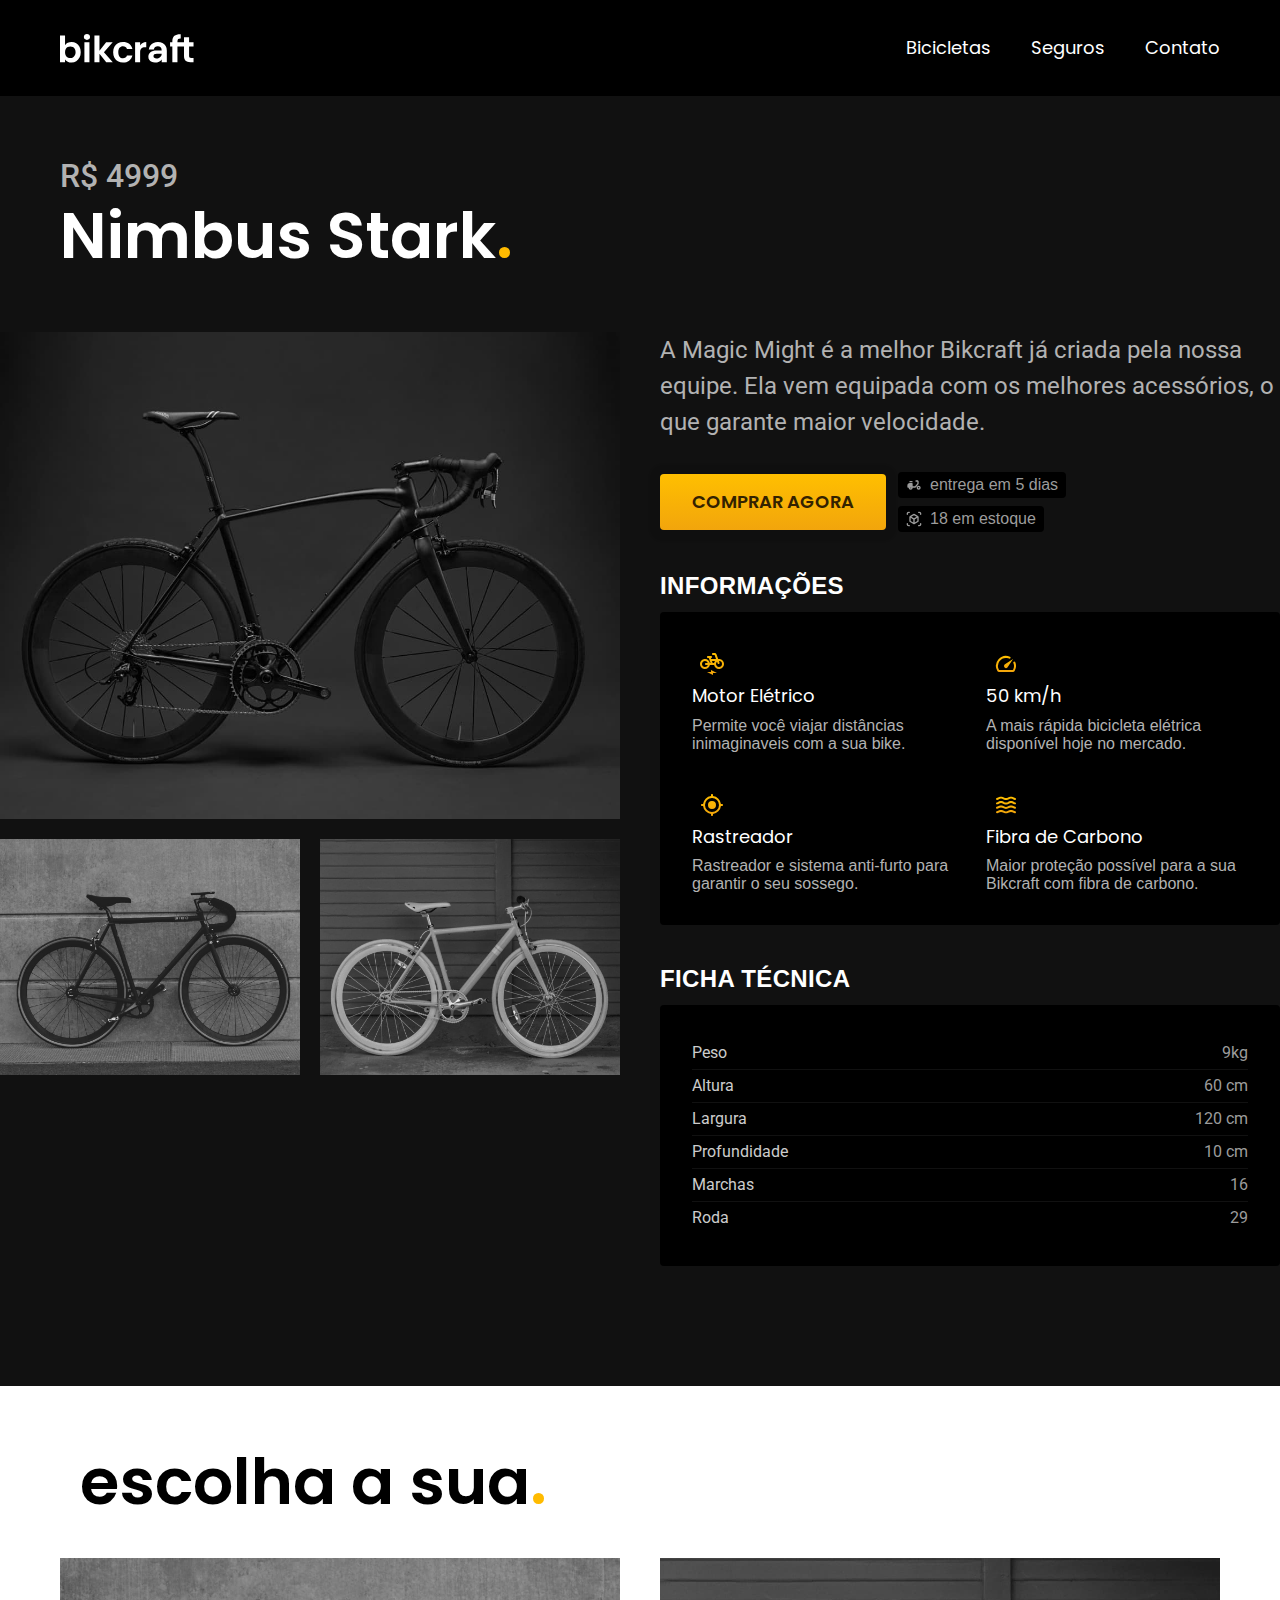
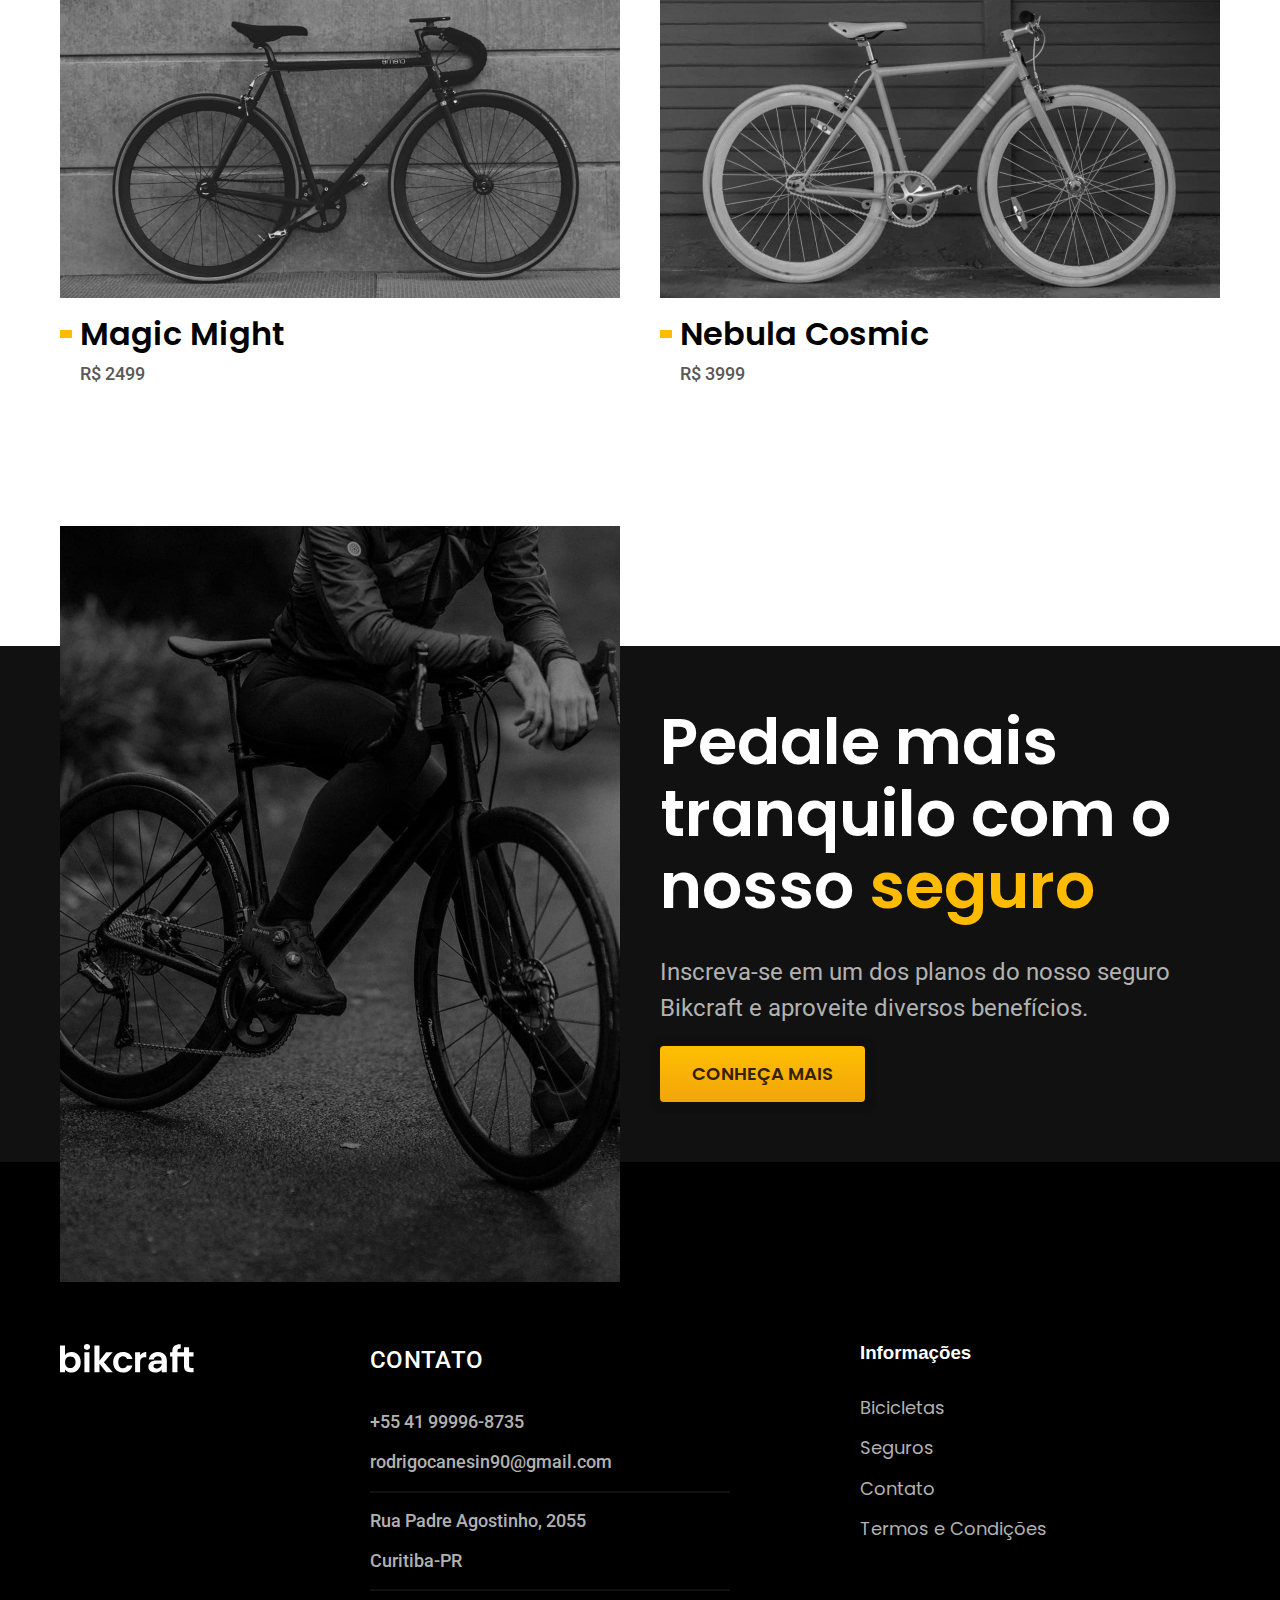
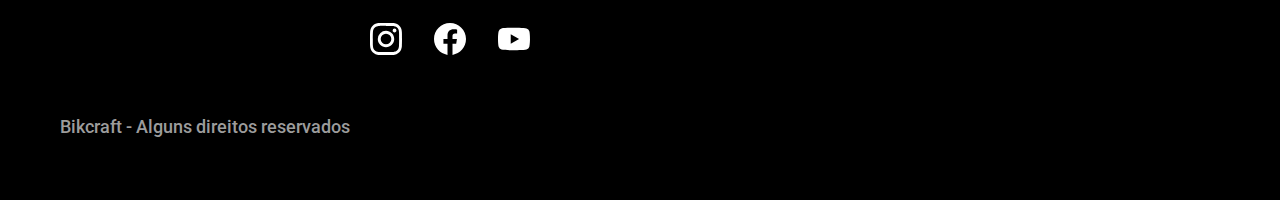
<file: bicicletas/nimbus.html>
<!DOCTYPE html>
<html lang="en">

<head>
  <meta charset="UTF-8">
  <meta http-equiv="X-UA-Compatible" content="IE=edge">
  <meta name="viewport" content="width=device-width, initial-scale=1.0">
  <title>Nimbus | Bikcraft</title>
  <meta name="description" content="Informações bicicleta nimbus">
  <link rel="stylesheet" type="text/css" href="../CSS/style.css">

  <link rel="preconnect" href="https://fonts.googleapis.com">
  <link rel="preconnect" href="https://fonts.gstatic.com" crossorigin>
  <link href="https://fonts.googleapis.com/css2?family=Merriweather:wght@900&family=Poppins:wght@400;600&family=Roboto:wght@400;500&display=swap" rel="stylesheet">

  <script>document.documentElement.classList.add('js')</script>
</head>

<body id="bicicleta">
  <header class="header-bg">
    <div class="header container">
      <a href="index.html"><img src="../img/bikcraft.svg" alt="bikcraft"></a>
      <nav aria-label="primaria">
        <ul class="header-menu font-1-m cor-0">
          <li><a href="../bicicletas.html">Bicicletas</a></li>
          <li><a href="../seguros.html">Seguros</a></li>
          <li><a href="../contato.html">Contato</a></li>
        </ul>
      </nav>
    </div>
  </header>

  <main class="titulo-bg">
    <div>
      <div class="titulo container">
        <p class="font-2-xl cor-5">R$ 4999</p>
        <h1 class="font-1-xxl cor-0">Nimbus Stark<span class="cor-p1">.</span></h1>
      </div>
    </div>
    <div class="bicicleta">
      <div class="bicicleta-imagens">
        <img src="../img/bicicleta/nimbus1.jpg" alt="">
        <img src="../img/bicicleta/nimbus2.jpg" alt="">
        <img src="../img/bicicleta/nimbus3.jpg" alt="">
      </div>
      <div class="bicicleta-conteudo">
        <p class="font-2-l cor-5">A Magic Might é a melhor Bikcraft já criada pela nossa equipe. Ela vem equipada com os melhores acessórios, o que garante maior velocidade.</p>
        <div class="bicicleta-comprar">
          <a class="botao" href="../orcamento.html?tipo=bikcraft&produto=nimbus">Comprar Agora</a>
          <span class="1-x-s cor-6"> <img src="../img/icones/entrega.svg"> entrega em 5 dias</span>
          <span class="1-x-s cor-6"> <img src="../img/icones/estoque.svg"> 18 em estoque</span>
        </div>

        <h2 class="cont-1-x-s cor-0">Informações</h2>
        <ul class="bicicleta-informacoes">
          <li>
            <img src="../img/icones/eletrica.svg" alt="">
            <h3 class="font-1-m cor-0">Motor Elétrico</h3>
            <p class="font 2-x-s cor-5"> Permite você viajar distâncias inimaginaveis com a sua bike.</p>
          </li>
          <li>
            <img src="../img/icones/velocidade.svg" alt="">
            <h3 class="font-1-m cor-0">50 km/h</h3>
            <p class="font 2-x-s cor-5"> A mais rápida bicicleta elétrica disponível hoje no mercado.</p>
          </li>
          <li>
            <img src="../img/icones/rastreador.svg" alt="">
            <h3 class="font-1-m cor-0">Rastreador</h3>
            <p class="font 2-x-s cor-5"> Rastreador e sistema anti-furto para garantir o seu sossego.</p>
          </li>
          <li>
            <img src="../img/icones/carbono.svg" alt="">
            <h3 class="font-1-m cor-0">Fibra de Carbono</h3>
            <p class="font 2-x-s cor-5"> Maior proteção possível para a sua Bikcraft com fibra de carbono.</p>
          </li>
        </ul>
        <h2 class="cont-1-x-s cor-0">Ficha Técnica</h2>
        <ul class="bicicleta-ficha font-2-s cor-4">
          <li> Peso <span>9kg</span></li>
          <li> Altura <span>60 cm</span></li>
          <li> Largura <span>120 cm</span></li>
          <li> Profundidade <span>10 cm</span></li>
          <li> Marchas <span>16</span></li>
          <li> Roda <span>29</span></li>
        </ul>
      </div>
    </div>
  </main>

  <article class="bicicletas-lista container">
    <h2 class="container font-1-xxl">escolha a sua<span class="cor-p1">.</span></h2>
    <ul>
      <li>
        <a href="../bicicletas/magic.html">
          <img src="../img/bicicletas/magic.jpg" alt="Bicicleta preta">
          <h3 class="font-1-xl">Magic Might</h3>
          <span class="font-2-m cor-8">R$ 2499</span>
        </a>
      </li>
      <li>
        <a href="../bicicletas/nebula.html">
          <img src="../img/bicicletas/nebula.jpg" alt="Bicicleta preta">
          <h3 class="font-1-xl">Nebula Cosmic</h3>
          <span class="font-2-m cor-8">R$ 3999</span>
        </a>
      </li>
    </ul>
  </article>

  <article class="seguro-bg">
    <div class="seguro container">
      <div class="seguro-imagem">
        <img src="../img/fotos/seguros.jpg" alt="Pessoa parada em cima de uma bicicleta.">
      </div>
      <div class="seguro-conteudo">
        <h2 class="font-1-xxl cor-0">Pedale mais tranquilo com o nosso <span class="cor-p1">seguro</span></h2>
        <p class="font-2-l cor-5">Inscreva-se em um dos planos do nosso seguro Bikcraft e aproveite diversos benefícios.</p>
        <a class="botao" href="../seguros.html">Conheça mais</a>
      </div>

    </div>
  </article>

  <footer class="footer-bg">
    <div class="footer container">
      <img src="../img/bikcraft.svg" alt="Bikcraft">
      <div class="footer-contato">
        <h3 class="font-2-l-b cor-0">Contato</h3>
        <ul class="font-2-m cor-5">
          <li> <a href="tel:+5541999968735">+55 41 99996-8735</a></li>
          <li> <a href="mailto:rodrigocanesin90@gmail.com">rodrigocanesin90@gmail.com</a></li>
          <li> Rua Padre Agostinho, 2055</li>
          <li>Curitiba-PR</li>
        </ul>
        <div class="footer-redes">
          <a>
            <img src="../img/redes/instagram.svg" alt="Instagram">
          </a>
          <a>
            <img src="../img/redes/facebook.svg" alt="Facebook">
          </a>
          <a>
            <img src="../img/redes/youtube.svg" alt="Youtube">
          </a>
        </div>
      </div>
      <div class="footer-informacoes">
        <h3 class="font-2-l-b- cor-0">Informações</h3>
        <nav>
          <ul class="font-1-m cor-5">
            <li><a href="../bicicletas.html">Bicicletas</a></li>
            <li><a href="../seguros.html">Seguros</a></li>
            <li><a href="../contato.html">Contato</a></li>
            <li><a href="../termos.html">Termos e Condições</a></li>
          </ul>
        </nav>
      </div>
      <p class="footer-copy font-2-m cor-6">Bikcraft - Alguns direitos reservados</p>
    </div>

  </footer>

  <script src="../js/script.js"></script>
</body>
</file>
<file: CSS/style.css>
@import "./global/global.css";
@import "./global/header.css";
@import "./global/footer.css";

/*utilidades*/
@import "./utilidades/componentes.css";
@import "./utilidades/tipografia.css";
@import "./utilidades/cores.css";
@import "./utilidades/formulario.css";
@import "./utilidades/animacao.css";

/* Home */
@import "./home/introducao.css";
@import "./home/tecnologia.css";
@import "./home/parceiros.css";
@import "./home/depoimento.css";

/*Bicicletas*/
@import "./bicicletas/bicicletas-lista.css";
@import "./bicicletas/bicicletas.css";
@import "./bicicleta/bicicleta.css";
@import "./bicicleta/seguro.css";

/*Seguros*/
@import "./seguros/seguros.css";
@import "./seguros/vantagens.css";
@import "./seguros/perguntas.css";

/*contato*/
@import "./contato/contato.css";
@import "./contato/lojas.css";

/*Orçamento*/
@import "./orcamento/orcamento.css";

/*Termos*/
@import "./termos/termos.css";
</file>
<file: CSS/style.min.css>
body{margin:0;font-family:Arial,Helvetica,sans-serif}blockquote,dd,h1,h2,h3,h4,p,ul{margin:0}ul{padding:0;list-style:none}a{text-decoration:none;color:inherit}img{display:block;max-width:100%;height:auto}img [src$=".jpeg"]{border-radius:4px}.header-bg{background:var(--cor-12)}.header{display:flex;flex-wrap:wrap;gap:20px;justify-content:space-between;align-items:center;padding-top:20px;padding-bottom:20px}.header-menu{display:flex;flex-wrap:wrap;gap:40px}.header-menu a{padding:16px 0;display:inline-block;font-size:18px;position:relative;font-family:Poppins;font-weight:400}.header-menu a:after{content:"";display:block;height:2px;width:0;background-color:var(--cor-0);margin-top:4px;transition:.3s;position:absolute}.header-menu a.ativo::after,.header-menu a:hover::after{width:100%}@media (max-width:800px){.header-menu{gap:20px}.header-menu a{background-color:var(--cor-11);padding:12px 16px;border-radius:5px}.header-menu a:hover{background-color:var(--cor-10)}.header-menu a:after{display:none}}@media (max-width:600px){.header-menu{gap:12px}.header-menu a{padding:8px 12px;font-size:14px}.header-menu a:after{display:none}}.footer-bg{background-color:var(--cor-12)}.footer{display:grid;grid-template-columns:3fr 5fr 4fr;gap:40px;padding-top:60px;padding-bottom:60px}.footer h3{margin-bottom:32px}.footer-contato ul{margin-bottom:32px}.footer li{margin-bottom:16px}.footer-contato li:nth-child(2n):after{content:"";display:block;max-width:360px;height:2px;background:var(--cor-11);margin-top:16px}.footer-redes{display:flex;gap:32px}.footer a:hover{color:var(--cor-0)}.footer-copy{grid-column:1/-1;margin-top:20px}@media (max-width:800px){.footer>img{display:none}.footer{grid-template-columns:1fr 1fr}}@media (max-width:600px){.footer{grid-template-columns:1fr;gap:60px}.footer-copy{margin-top:0}}.container{max-width:1200px;padding-left:20px;padding-right:20px;margin-left:auto;margin-right:auto;box-sizing:border-box}.botao{display:inline-block;padding:16px 32px;background:linear-gradient(#ffbf00,#f2a50c);border-radius:4px;color:#320;text-transform:uppercase;font-size:18px;line-height:1.33;font-weight:600;font-family:Poppins;max-width:max-content;border:none;cursor:pointer}.botao.secundario{background:var(--cor-10);color:var(--cor-2)}.botao.seta{display:flex;align-items:center}.botao.seta::after{content:"";display:inline-block;width:18px;height:10px;margin-left:12px;background:url(../img/icones/seta.svg);transition:transform .2s}.botao.seta:hover::after{transform:translateX(4px)}.botao:hover{background:linear-gradient(#ffb60d,#e59317)}.botao.secundario:hover{background:var(--cor-9)}@media (max-width:600px){.botao a{padding:12px 16px;font-size:16px}}.link{display:inline-block;color:var(--cor-p1);font:500 1.5rem/1.5 Poppins,sans-serif;text-transform:uppercase}.link::after{content:"";display:block;width:100%;height:4px;background-color:currentColor}.link:hover{color:var(--cor-0)}.titulo-bg{padding-top:60px;padding-bottom:60px;background-color:var(--cor-11)}.titulo{background:url("../img/dec/top-right.svg") no-repeat top right 20px}.titulo p{margin-bottom:4px}@media (max-width:800px){.titulo-bg{padding-top:40px;padding-bottom:40px}.titulo p{font-size:1rem;text-transform:lowercase;font-weight:400px}}.font-1-xs{font:400 0.75rem/1.35 Poppins,sans-serif}.font-2-xs{font:400 0.875rem/1.43 Roboto,sans-serif}.font-1-s{font:400 1rem/1.5 Poppins,sans-serif}.font-2-s{font:400 1rem/1.5 Roboto,sans-serif}.font-1-m,.font-1-m-b{font:400 1.125rem/1.35 Poppins,sans-serif}.font-1-m-b{font-weight:600}.font-2-m{font:500 1.125rem/1.35 Roboto,sans-serif}.font-1-l{font:400 1.5rem/1.5 Poppins,sans-serif}.font-2-l,.font-2-l-b{font:400 1.5rem/1.5 Roboto,sans-serif}.font-2-l-b{font-weight:500;letter-spacing:.015em;text-transform:uppercase}.font-1-xl{font:600 2rem/1.25 Poppins,sans-serif}.font-2-xl{font:500 2rem/1.25 Roboto,sans-serif}.font-1-xxl{font:600 4rem/1.125 Poppins,sans-serif}@media (max-width:1200px){.font-1-xxl{font-size:3rem}.font-2-l,.font-2-l-b{font-size:1.125rem}}@media (max-width:800px){.font-1-xxl{font-size:2rem}.font-1-xl,.font-2-xl{font-size:1.5rem}}:root{--cor-0:#ffffff;--cor-1:#f7f7f7;--cor-2:#ededed;--cor-3:#dedede;--cor-4:#cccccc;--cor-5:#b2b2b2;--cor-6:#9c9c9c;--cor-7:#717171;--cor-8:#595959;--cor-9:#404040;--cor-10:#2e2e2e;--cor-11:#111111;--cor-12:#000000;--cor-p1:#ffbb00;--cor-p2:#e4a30b;--cor-p3:#a66f00;--cor-p4:#664400;--cor-p5:#332200}.cor-0{color:var(--cor-0)}.cor-1{color:var(--cor-1)}.cor-2{color:var(--cor-2)}.cor-3{color:var(--cor-3)}.cor-4{color:var(--cor-4)}.cor-5{color:var(--cor-5)}.cor-6{color:var(--cor-6)}.cor-7{color:var(--cor-7)}.cor-8{color:var(--cor-8)}.cor-9{color:var(--cor-9)}.cor-10{color:var(--cor-10)}.cor-11{color:var(--cor-11)}.cor-12{color:var(--cor-12)}.cor-p1{color:var(--cor-p1)}.cor-p2{color:var(--cor-p2)}.cor-p3{color:var(--cor-p3)}.cor-p4{color:var(--cor-p4)}.cor-p5{color:var(--cor-p5)}.form{display:grid;grid-template-columns:1fr 1fr;gap:20px}.form label{display:block;font:400 1rem/1.5 Poppins,sans-serif;margin-bottom:4px}.form .col-2{grid-column:span 2}.form input[type=email],.form input[type=text],.form textarea{font:400 1rem/1.5 Roboto,sans-serif;background:var(--cor-1);border:1px solid var(--cor-2);padding:12px;border-radius:4px;width:100%;box-sizing:border-box}.form input[type=email]:focus,.form input[type=text]:focus,.form textarea:focus{outline:0;border-color:var(--cor-p1);background:var(--cor-0);box-shadow:0 0 0 2px #fea}@media (max-width:600px){.form{grid-template-columns:1fr}.form .col-2{grid-column:1}}.js .fadeInDown{transform:translate3d(0,-20px,0)}.js .fadeInUp{transform:translate3d(0,20px,0)}.js .fadeInRight{transform:translate3d(20px,0,0)}.js .fadeInLeft{transform:translate3d(-20px,0,0)}.js [data-anime]{opacity:0}.js .anime{opacity:1;transform:none;transition:transform .8s,opacity .8s}.introducao-bg{background:var(--cor-12) url("../img/dec/bottom-left.svg") no-repeat bottom 160px left 20px;box-shadow:inset 0 -120px var(--cor-0)}.introducao{display:grid;grid-template-columns:1fr 1fr;gap:0 40px}.introducao-conteudo{align-self:end;padding-bottom:200px}.introducao img{width:100%;height:100%;object-fit:cover;border-radius:4px}.introducao h1{margin-bottom:32px}.introducao h1 span{color:var(--cor-p1)}.introducao p{margin-bottom:20px}@media (max-width:1200px){.introducao h1{font-size:48px}.introducao p{font-size:18px}}@media (max-width:800px){.introducao-bg{background:#111;padding-top:40px;box-shadow:inset 0 -60px #fff}.introducao{grid-template-columns:1fr;gap:32px}.introducao-conteudo{padding-bottom:0}.introducao h1{font-size:32px;margin-bottom:16px}.introducao img{height:300px;width:100%}}.tecnologia-bg{background-color:var(--cor-11);box-shadow:inset 0 80px var(--cor-0),inset 0 -80px var(--cor-0)}.tecnologia{display:grid;grid-template-columns:1fr 1fr;gap:40px}.tecnologia-imagem img{width:100%;height:100%;object-fit:cover;object-position:left}.tecnologia-conteudo{padding-top:160px;padding-bottom:160px}.tecnologia-conteudo>span{margin-bottom:20px;display:block}.tecnologia-conteudo h2{margin-bottom:32px;display:block}.tecnologia-conteudo>p{margin-bottom:20px}.tecnologia a{margin-bottom:80px}.tecnologia-vantagens{display:flex;gap:40px}.tecnologia-vantagens h3{margin-bottom:8px;width:max-content}.tecnologia-vantagens img{width:24px;margin-bottom:8px}@media (max-width:800px){.tecnologia-bg{box-shadow:initial}.tecnologia{grid-template-columns:1fr}.tecnologia-conteudo{padding-top:60px;padding-bottom:60px}.tecnologia-imagem{display:none}.tecnologia a{margin-bottom:60px}}@media (max-width:600px){.tecnologia-vantagens{flex-direction:column}}.parceiros{padding-top:60px;padding-bottom:120px}.parceiros h2{margin-bottom:60px}.parceiros ul{padding:0 20px;max-width:1400px;margin:0 auto;display:grid;grid-template-columns:repeat(4,1fr)}.parceiros li{display:flex;padding:32px;border-left:2px solid var(--cor-2)}.parceiros img{margin:auto}.parceiros li:first-child,.parceiros li:nth-child(5){border-left:none}.parceiros li:nth-child(n+5){border-top:2px solid var(--cor-2)}@media (max-width:800px){.parceiros{padding-bottom:60px}.parceiros h2{padding-bottom:20px}.parceiros ul{grid-template-columns:repeat(2,1fr)}.parceiros li:nth-child(n+3){border-top:2px solid var(--cor-2)}.parceiros li:nth-child(odd){border-left:none}.parceiros li{padding:20px}}.depoimento{display:grid;grid-template-columns:1fr 1fr;background-color:var(--cor-p1);overflow:hidden}.depoimento img{border-radius:0;width:100%;height:100%;object-fit:cover}.depoimento-conteudo{padding:40px 40px 80px 80px;align-self:end;background:url("../img/dec/bottom-right-p.svg") no-repeat bottom 40px right 40px}.depoimento-conteudo p{font-family:Merriweather,serif;font-style:italic;font-weight:900;margin-bottom:32px;max-width:32ch;position:relative}.depoimento p::after,.depoimento p::before{font-size:5rem;color:var(--cor-p2);position:absolute}.depoimento p::before{content:"“";left:-50px;top:-20px}.depoimento p::after{content:"”"}@media (min-width:1200px){.depoimento img{max-height:520px}}@media (max-width:800px){.depoimento{grid-template-columns:1fr;text-align:center}.depoimento.conteudo{padding:40px 20px;justify-self:center}.depoimento img{max-height:200px}}.bicicletas-lista{padding-top:60px;padding-bottom:120px}.bicicletas-lista h2{margin-bottom:40px}.bicicletas-lista ul{display:flex;gap:40px;padding:0 20px 20px 20px;max-width:1400px;margin-left:auto;margin-right:auto;overflow-x:auto}#bicicleta .bicicletas-lista ul{padding:0 0 20px 0}.bicicletas-lista li{min-width:280px}.bicicletas-lista a{display:block}.bicicletas-lista img{margin-bottom:16px}.bicicletas-lista h3{margin-bottom:8px;display:flex;align-items:center}.bicicletas-lista h3::before{content:"";background-color:var(--cor-p1);height:8px;width:12px;display:inline-block;margin-right:8px;transition:width .2s}.bicicletas-lista a:hover h3::before{width:24px}.bicicletas-lista li span{padding-left:20px}@media (max-width:800px){.bicicletas-lista{padding-bottom:60px}.bicicletas-lista li{gap:20px}}.bicicletas-bg{background-image:linear-gradient(to right,var(--cor-0) 30%,var(--cor-11) 0)}.bicicletas{display:grid;grid-template-columns:1fr 1fr;gap:40px;padding-top:60px;padding-bottom:60px;background:url("../img/dec/top-right.svg") no-repeat top 40px right 20px}.bicicletas-imagem{display:grid}.bicicletas-imagem img{grid-area:1/1;border-radius:4px}.bicicletas-imagem span{grid-area:1/1;background:var(--cor-12);place-self:start end;display:inline-block;padding:8px 16px 8px 8px;margin-top:20px;border-radius:4px 0 0 4px}.bicicletas-conteudo{display:grid;grid-template-columns:1fr auto;align-content:start}.bicicletas-conteudo h2,.bicicletas-conteudo p{grid-column:1/-1}.bicicletas h2{margin-bottom:20px}.bicicletas h2::before{content:"";display:block;width:12px;height:8px;background-color:var(--cor-p1);margin-bottom:8px}.bicicletas p{margin-bottom:32px}.bicicletas a{place-self:end;box-shadow:none}.bicicletas li{display:flex;align-items:center}.bicicletas ul{display:grid;gap:16px}.bicicletas-conteudo img{width:24px;margin-right:8px}@media (max-width:800px){.bicicletas-bg{background:var(--cor-11)}.bicicletas{grid-template-columns:1fr;gap:20px;padding-top:40px;padding-bottom:40px}}@media (max-width:600px){.bicicletas-conteudo{grid-template-columns:1fr}.bicicletas ul{grid-template-columns:1fr 1fr;font-size:1rem;margin-bottom:32px}.bicicletas a{place-self:start}}.bicicleta{display:grid;grid-template-columns:1fr 1fr;align-items:start;gap:40px;padding-top:60px;padding-bottom:60px}#bicicleta .titulo p{text-transform:uppercase}.bicicleta-imagens{display:flex;flex-wrap:wrap;gap:20px}.bicicleta-imagens img{flex:1;min-width:200px}.bicicleta-imagens img:first-child{min-width:100%}.bicicleta-conteudo>p{margin-bottom:32px}.bicicleta-comprar{display:grid;grid-template-columns:max-content auto;align-items:center;justify-items:start;gap:8px 12px;margin-bottom:40px}.bicicleta-comprar a{grid-row:span 2}.bicicleta-comprar span{display:flex;align-items:center;background-color:var(--cor-12);padding:4px 8px;border-radius:4px;gap:8px}.bicicleta-conteudo h2{text-transform:uppercase;letter-spacing:.015em;margin-bottom:12px}.bicicleta-ficha,.bicicleta-informacoes{padding:32px;background-color:var(--cor-12);border-radius:4px}.bicicleta-informacoes{margin-bottom:40px;display:grid;grid-template-columns:1fr 1fr;gap:32px}.bicicleta-informacoes img{width:24px;margin:8px}.bicicleta-informacoes h3{margin-bottom:8px}.bicicleta-ficha li{padding:4px 0;display:flex;justify-content:space-between;border-bottom:1px solid var(--cor-11)}.bicicleta-ficha li:last-child{border-bottom:none}.bicicleta-ficha span{color:var(--cor-6)}@media (max-width:800px){.bicicleta{grid-template-columns:1fr;padding-top:40px;padding-bottom:40px}.bicicleta-imagens{grid-row:2}}@media (max-width:400px){.bicicleta-informacoes{grid-template-columns:1fr}.bicicleta-comprar{grid-template-columns:1fr}}.seguro-bg{background-color:var(--cor-11);box-shadow:inset 0 120px var(--cor-0),inset 0 -120px var(--cor-12)}.seguro{display:grid;grid-template-columns:1fr 1fr;gap:40px}.seguro-imagem img{width:100%;height:100%;object-fit:cover}.seguro-conteudo{padding-top:180px;padding-bottom:180px}.seguro h2{margin-bottom:32px}.seguro p{margin-bottom:20px}@media (max-width:800px){.seguro-bg{box-shadow:inset 0 -60px var(--cor-12)}.seguro{grid-template-columns:1fr}.seguro-conteudo{grid-row:1;padding-top:40px;padding-bottom:0}}.seguros-bg{background-color:var(--cor-11)}.seguros{padding-top:60px;padding-bottom:60px;display:grid;grid-template-columns:1fr 1fr;gap:40px;align-items:center}#seguros .seguros{padding-top:0}.seguros h2{grid-column:1/-1}.seguros-item{background-color:var(--cor-12);padding:32px 32px 32px 60px;display:grid;grid-template-columns:1fr auto;border-radius:4px}.seguros-item h3{margin-bottom:40px}.seguros-item span{grid-column:2;display:block;text-align:right}.seguros-item ul{grid-column:1/-1;margin-bottom:32px}.seguros-item li{display:flex;align-items:center;position:relative}.seguros-item li+li{margin-top:20px}.seguros-item li::before{content:"";display:inline-block;width:13px;height:9px;background-image:url(../img/icones/lista.svg);position:absolute;left:-21px}.seguros-item a{grid-column:1/-1}@media (max-width:800px){.seguros{grid-template-columns:1fr}}.vantagens-bg{background-color:var(--cor-12)}.vantagens{padding-top:120px;padding-bottom:120px}.vantagens h2{margin-bottom:60px}.vantagens ul{display:grid;grid-template-columns:repeat(auto-fit,minmax(280px,max-content));gap:40px 80px}.vantagens h3,.vantagens img{margin-bottom:8px}@media (max-width:800px){.vantagens{padding-bottom:60px;padding-top:60px}.vantagens h2{margin-bottom:40px}.vantagens ul{gap:20px}}.perguntas{padding-top:120px;padding-bottom:120px}.perguntas h2{margin-bottom:60px}.perguntas dl>div{padding:20px;border-radius:4px}.perguntas dl>div:nth-child(odd){background-color:var(--cor-1)}.perguntas button{display:grid;grid-template-columns:auto 1fr auto;align-items:center;gap:8px;cursor:pointer;border:none;background:0 0;width:100%;text-align:left}.perguntas button::before{content:"";display:inline-block;width:12px;height:8px;background-color:var(--cor-p1)}.perguntas button::after{content:"";display:inline-block;width:12px;height:8px;background:url("../img/icones/seta-abrir.svg");transition:.3s}.perguntas button:hover::after,.perguntas button[aria-expanded=true]::after{transform:rotate(180deg)}.js .perguntas dd{display:none}.js .perguntas dd.ativa{display:block}.perguntas dd{padding-left:20px;padding-top:16px;max-width:80ch}@media (max-width:800px){.perguntas{padding-top:60px;padding-bottom:60px}.perguntas h2{margin-bottom:40px}}#contato{background:linear-gradient(var(--cor-11) 600px,var(--cor-1) 0)}.contato{display:grid;grid-template-columns:5fr 7fr}.contato-dados,.contato-formulario{padding:60px;box-shadow:0 1px 2px rgba(0,0,0,.1)}.contato-dados{border-radius:5px 0 0 5px;background:var(--cor-12) url("../img/dec/bottom-left.svg") no-repeat bottom 20px left 20px}.contato-formulario{border-radius:0 5px 5px 0;background:var(--cor-0) url("../img/dec/bottom-right.svg") no-repeat bottom 20px right 20px}.contato-dados h2{margin-bottom:60px}.contato-endereco{margin-bottom:32px;padding-left:28px;background:url("../img/icones/local.svg") no-repeat 0 2px}.contato-endereco p{margin-bottom:8px}.contato-meios a{display:block;max-width:max-content;margin-bottom:8px;padding-left:28px}.contato-meios a:hover{color:var(--cor-0)}.contato-meios a:first-child{background:url("../img/icones/email.svg") no-repeat 0 2px}.contato-meios a:nth-child(2){margin-bottom:32px}.contato-meios a:nth-child(3){background:url("../img/icones/telefone.svg") no-repeat 0 2px;margin-bottom:60px}.contato-redes{display:flex;gap:32px;padding-left:28px}@media (max-width:800px){.contato{grid-template-columns:1fr}.contato-dados,.contato-formulario{padding:20px}.contato-dados{border-radius:5px 5px 0 0;background:var(--cor-12)}.contato-formulario{border-radius:0 0 5px 5px}.contato-dados h2,.contato-meios a:nth-child(3){margin-bottom:32px}.contato-redes{margin-bottom:12px}}.lojas{display:grid;grid-template-columns:1fr 1fr;gap:0 4opx;padding-top:120px;padding-bottom:120px}.lojas h2{grid-column:1/-1;margin-bottom:60px}.lojas img{border-radius:4px 4px 0 0}.lojas-item{border-radius:4px;background:var(--cor-0);box-shadow:0 1px 2px rgba(0,0,0,.1)}.lojas-conteudo{display:grid;grid-template-columns:1fr 1fr;gap:32px 16px;padding:32px}.lojas-conteudo h3,.lojas-tempo{grid-column:1/-1}.lojas-dados{display:grid;gap:8px;border-left:2px solid var(--cor-2);padding-left:12px}.lojas-tempo{display:flex;align-items:left;gap:8px}@media (max-width:800px){.lojas{gap:20px;padding-top:60px;padding-bottom:60px}.lojas h2{margin-bottom:32px}.lojas-conteudo{grid-template-columns:1fr}}@media (max-width:600px){.lojas{grid-template-columns:1fr}}#orcamento{background:linear-gradient(var(--cor-11) 600px,var(--cor-1) 0)}.orcamento{display:grid;grid-template-columns:5fr 7fr;padding-bottom:120px}.orcamento h2{text-transform:uppercase;position:relative;display:flex;align-items:center}.orcamento h2::before{content:"";display:inline-block;width:4px;height:8px;background-color:var(--cor-p1);position:absolute;left:-12px}.orcamento-dados,.orcamento-produto{padding:60px;box-shadow:0 1px 2px rgba(0,0,0,.1)}.orcamento-produto{border-radius:5px 0 0 5px;background:var(--cor-12) url("../img/dec/bottom-left.svg") no-repeat bottom 20px left 20px;display:grid;grid-template-columns:1fr 1fr;align-content:start;gap:20px}.orcamento-produto label{font:400 1rem/1.5 Poppins,sans-serif;color:var(--cor-4);background-color:var(--cor-10);padding:12px 16px;border-radius:4px;cursor:pointer;display:grid;grid-template-columns:auto 1fr auto;align-items:center;border:1px solid var(--cor-10)}.orcamento-produto label::before{content:"";display:inline-block;width:12px;height:12px;border:1px solid var(--cor-6);box-sizing:border-box;border-radius:50%;margin-right:8px}.orcamento-produto label:hover{background-color:var(--cor-9);border-color:var(--cor-9)}.orcamento-produto input:focus+label{box-shadow:0 0 0 2px var(--cor-p1);border-color:var(--cor-12)}.orcamento-produto label span{display:none}.orcamento-produto input:checked+label span{display:inline-block}.orcamento-produto input:checked+label::before{border-color:var(--cor-7);box-shadow:inset 0 0 0 3px var(--cor-0),inset 0 0 0 5px var(--cor-7)}.orcamento-produto>*{grid-column:1/-1}.orcamento-produto input:checked+label{background:var(--cor-0);color:var(--cor-11)}.orcamento-produto>label{grid-column:initial}.orcamento-produto input{opacity:0;position:absolute;pointer-events:none}.orcamento-dados{border-radius:0 5px 5px 0;background:var(--cor-0) url("../img/dec/bottom-right.svg") no-repeat bottom 20px right 20px}#bikcraft:checked~#orcamento-bikcraft,#seguro:checked~#orcamento-seguro{display:grid;gap:20px}.orcamento-conteudo{display:none}.orcamento-conteudo h2,.orcamento-dados h2:nth-of-type(n+2){margin-top:20px}.orcamento-detalhes{display:none;background:var(--cor-0);padding:20px;grid-template-columns:1fr 1fr;border-radius:4px;align-items:center}.orcamento-detalhes li{display:flex;align-items:center;margin-bottom:8px}.orcamento-detalhes li img{width:16px;margin-right:8px}.orcamento-detalhes img{border-radius:4px}.orcamento-produto input:checked+label+.orcamento-detalhes{display:grid}@media (max-width:1200px){.orcamento-dados,.orcamento-produto{padding:32px}}@media (max-width:800px){.orcamento{grid-template-columns:1fr}.orcamento-dados{border-radius:0 0 5px 5px}.orcamento-produto{border-radius:5px 5px 0 0;background:var(--cor-12)}}@media (max-width:400px){.orcamento-produto{grid-template-columns:1fr}}.termos{padding-top:80px;padding-bottom:80px}.termos h2{font-weight:600;margin-bottom:20px}.termos p+h2{margin-top:40px}.termos p{margin-bottom:24px;max-width:75ch}
</file>
